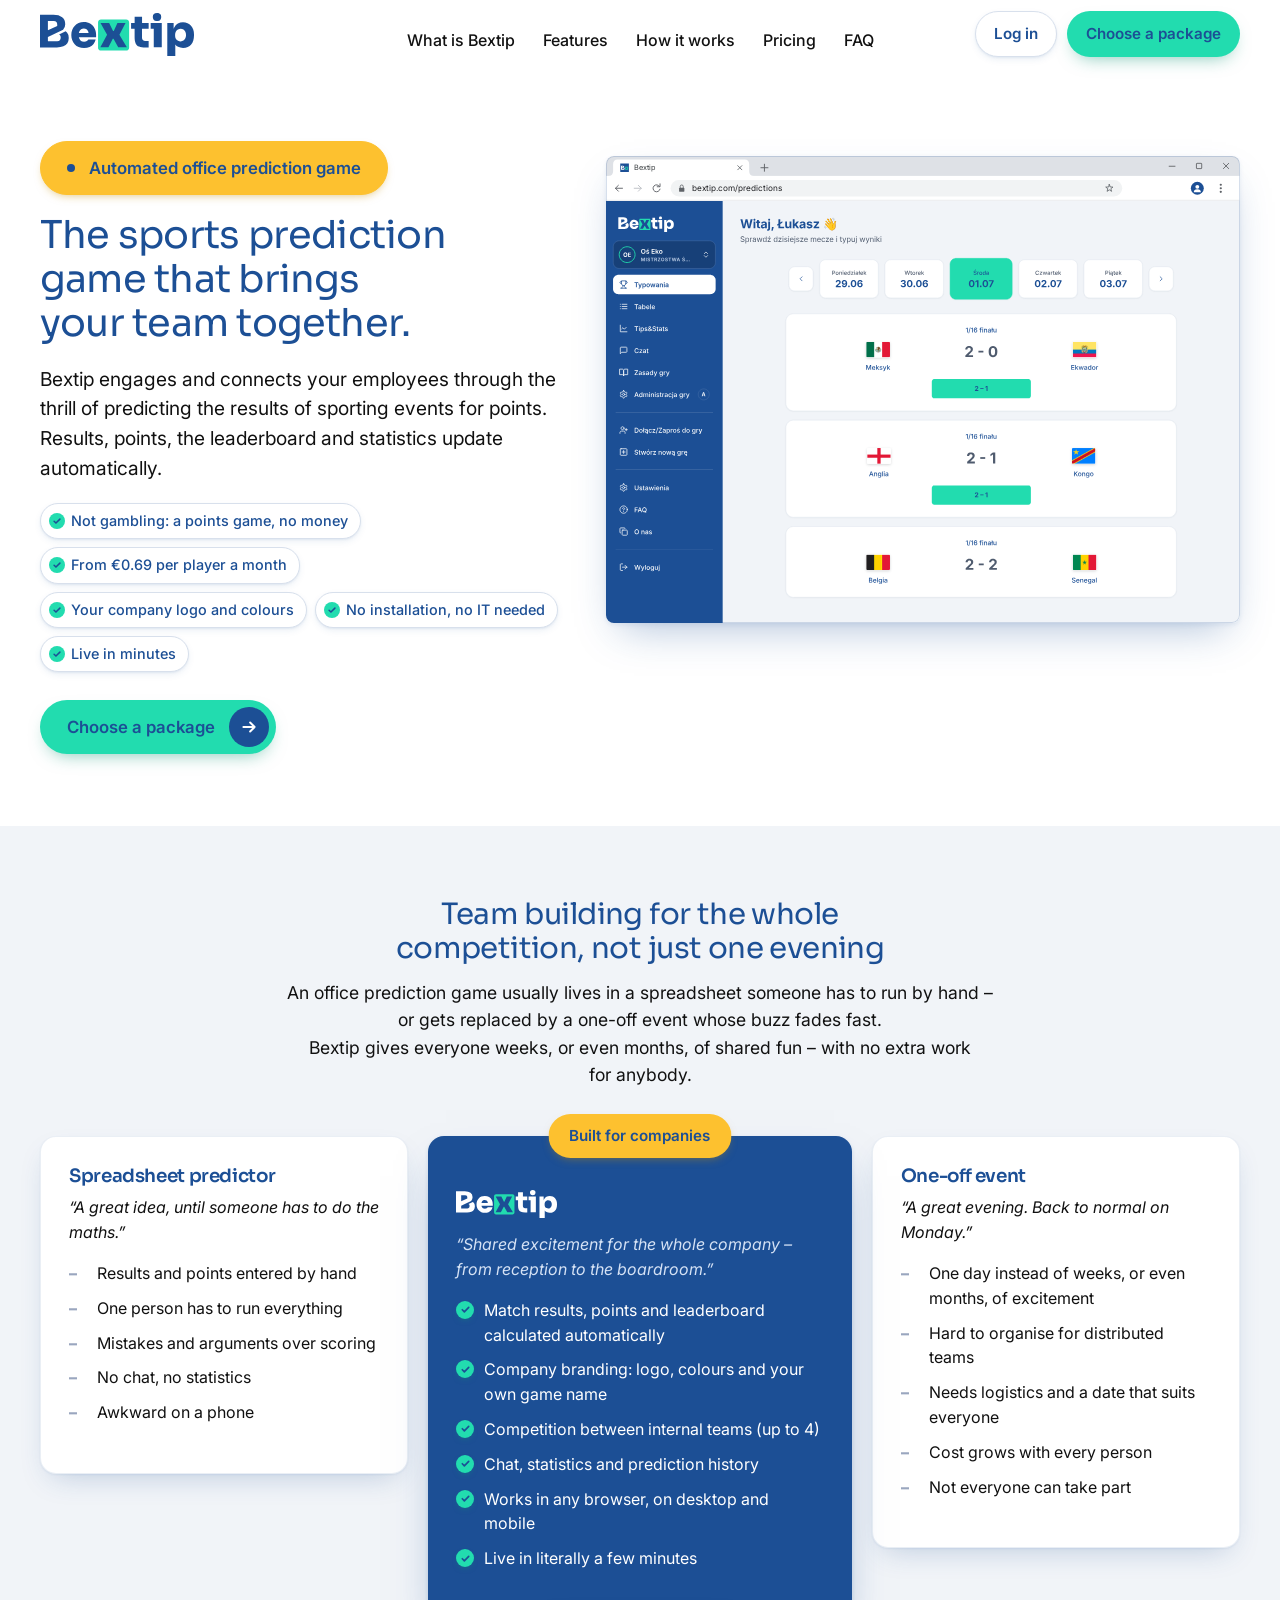
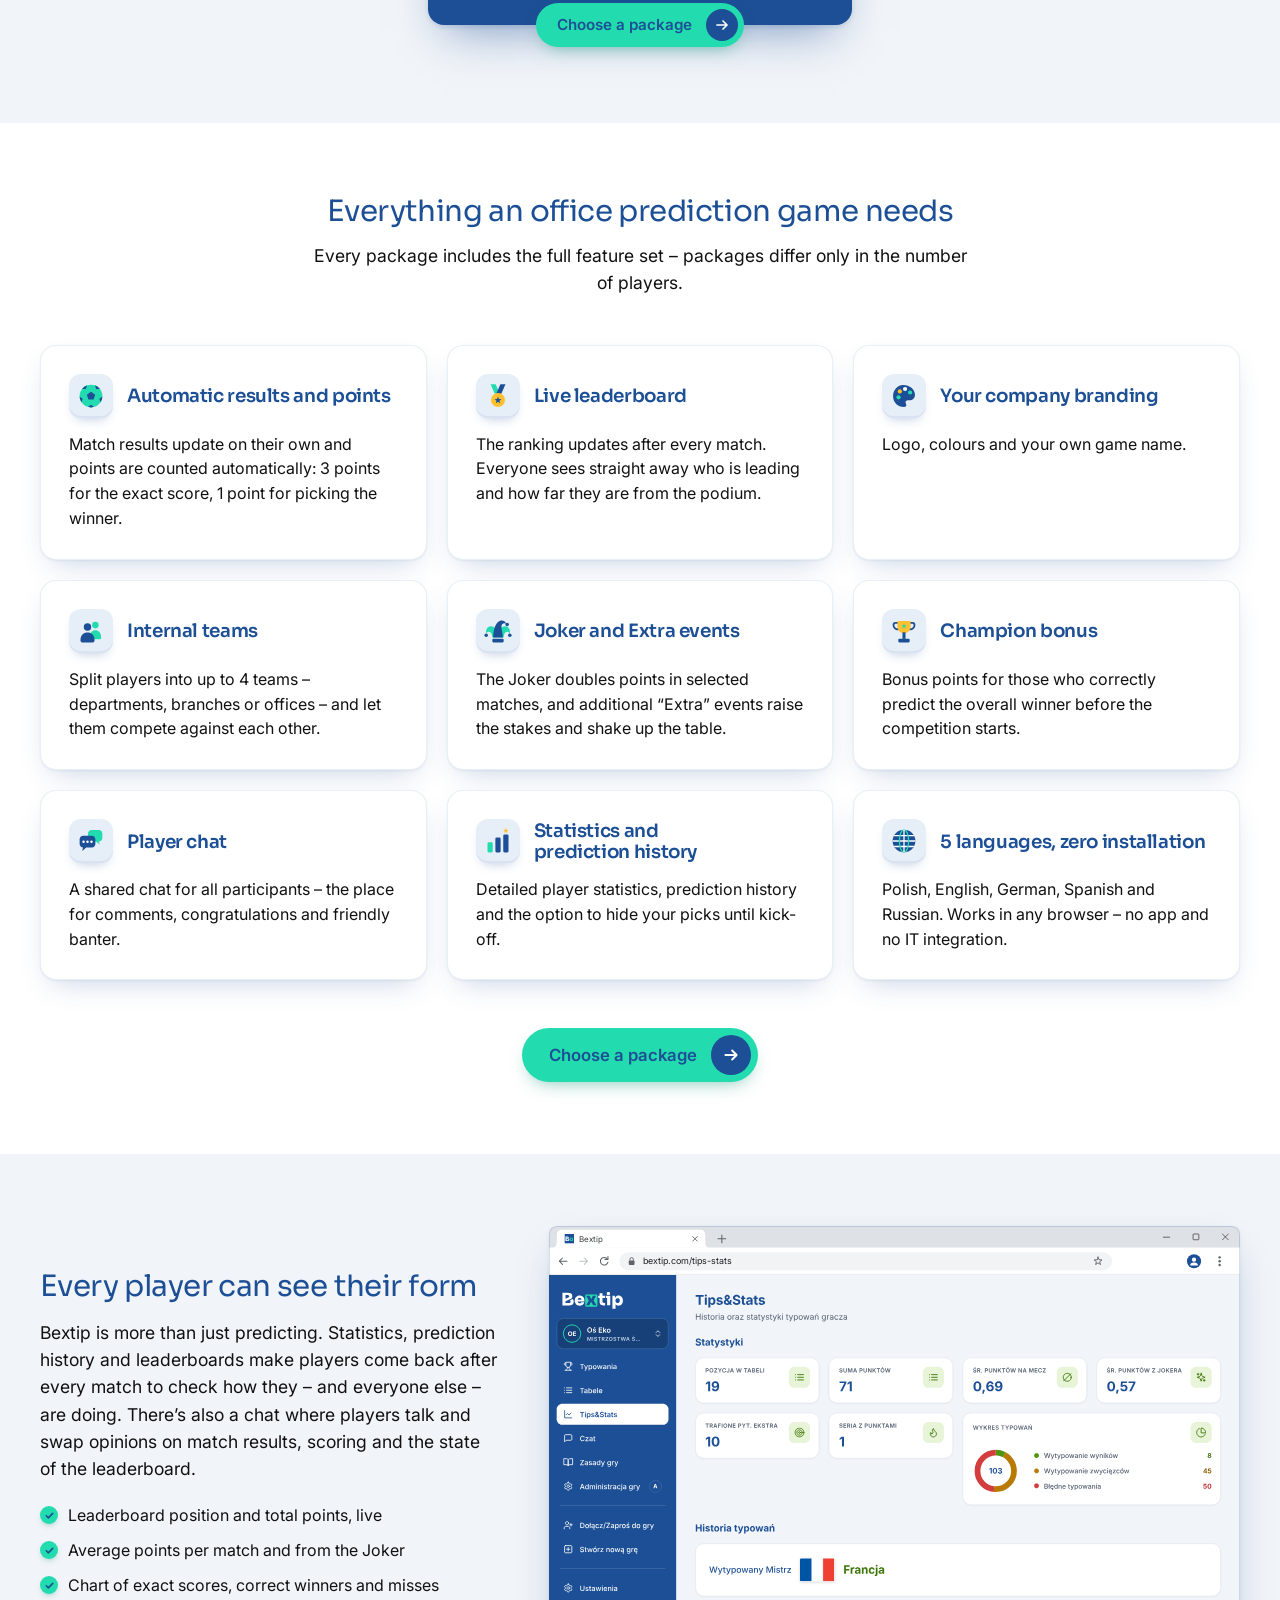
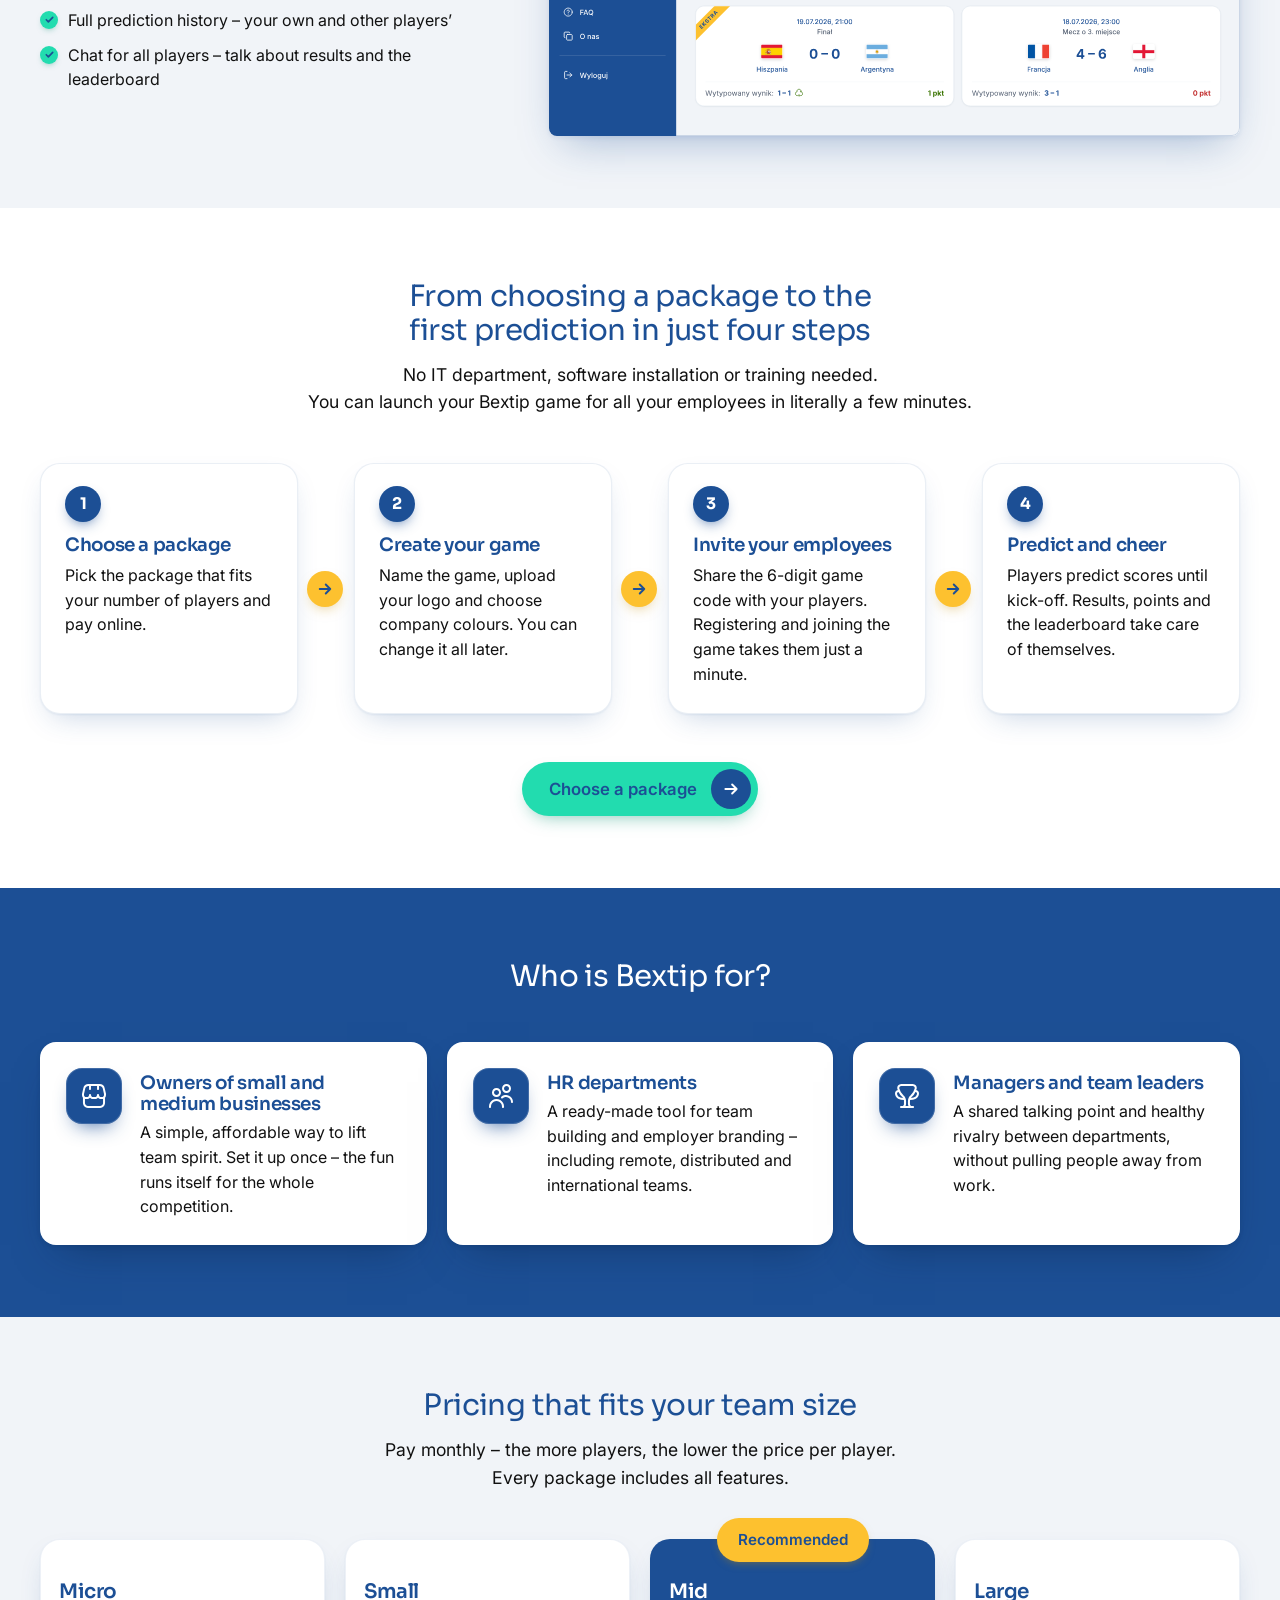
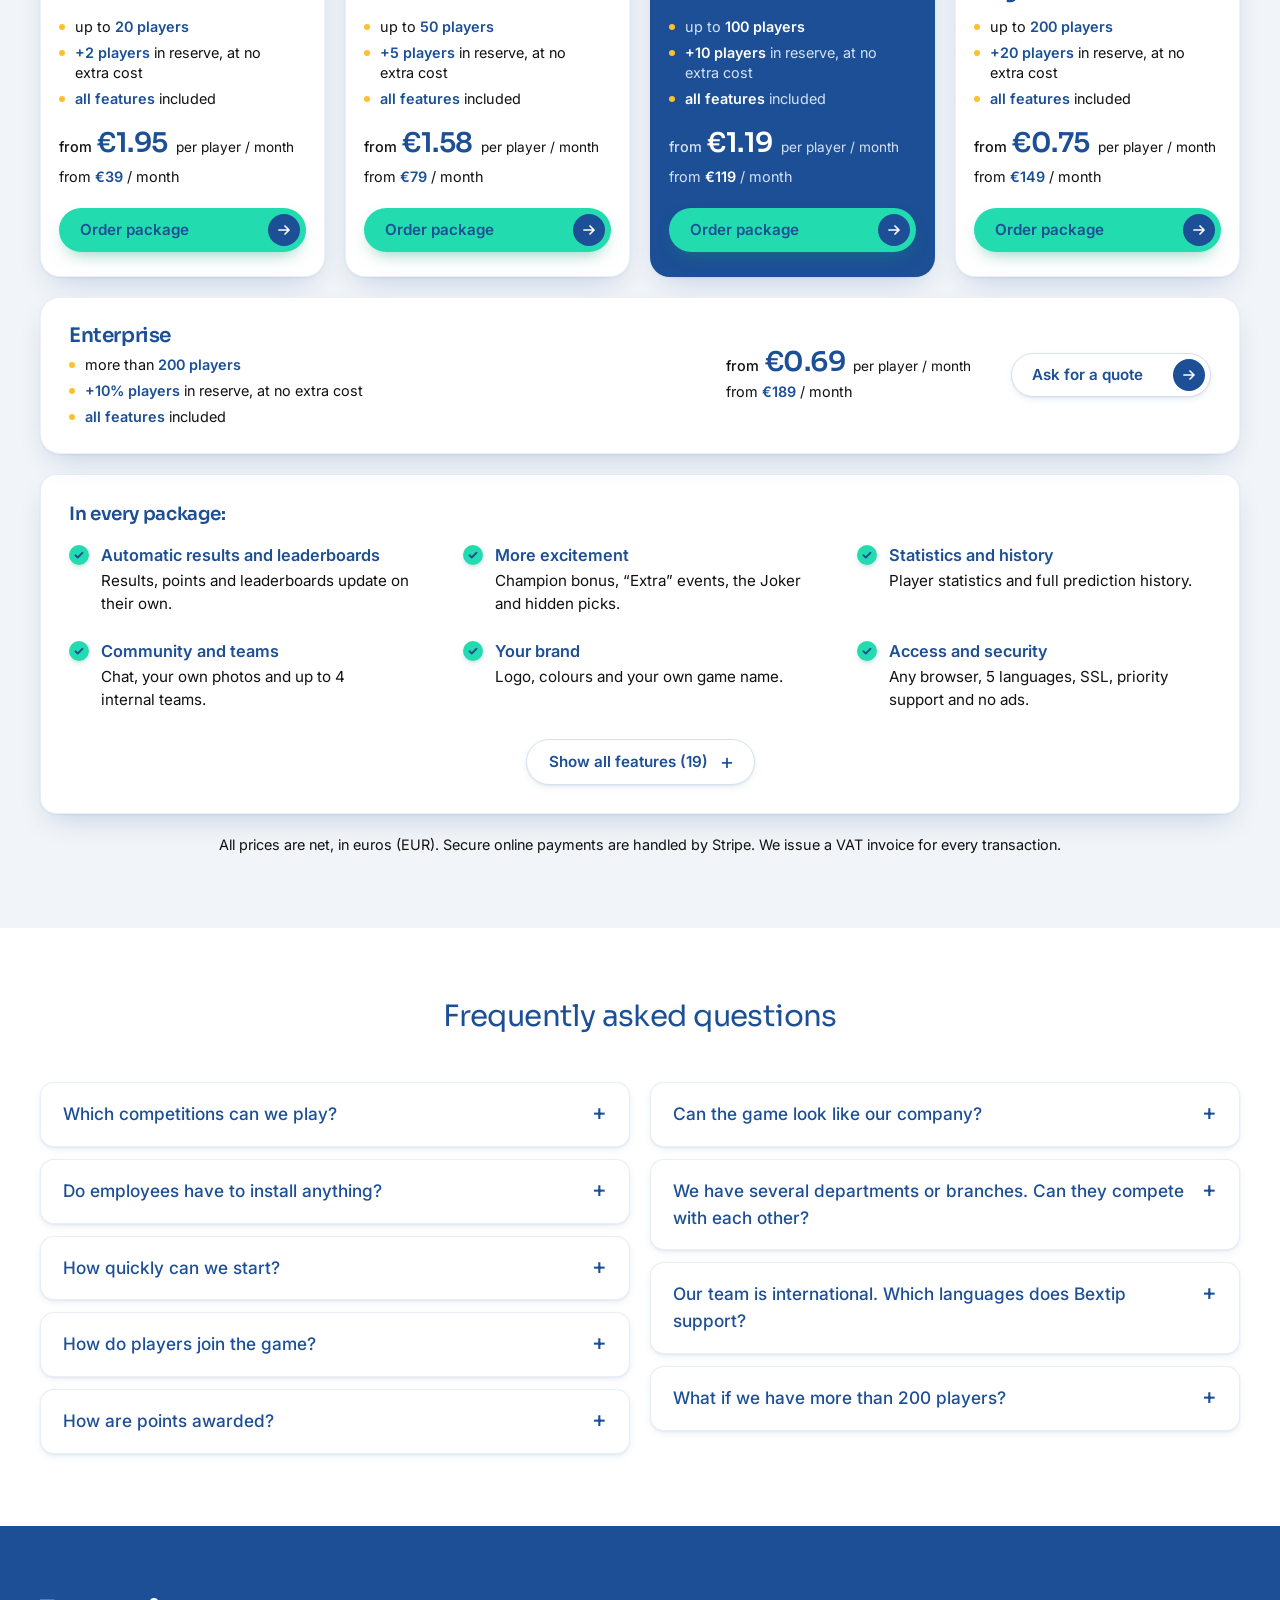
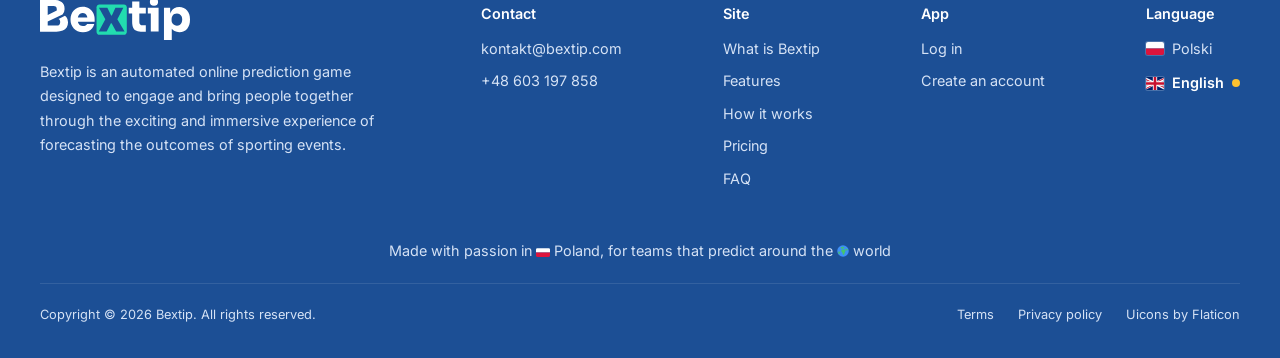
<file: index.html>
<!doctype html>
<html lang="pl">
<head>
  <meta charset="utf-8">
  <meta name="viewport" content="width=device-width, initial-scale=1">
  <script>
    /* Przeglądarka i system odwiedzającego (Łukasz, 11.11.2026) – od nich zależy okno wokół ekranów aplikacji:
       br-chrome / br-safari / br-edge / br-firefox / br-samsung (5 najpopularniejszych w Europie i USA, StatCounter,
       10.2026) → okno tej przeglądarki (frames.js), br-other → uniwersalne okno Windows (styles.css);
       os-apple / os-other → kropki macOS albo przyciski Windows w oknach Chrome, Edge i Firefox.
       Ustawiane tutaj, w <head>, zanim strona się narysuje, żeby okno nie zmieniało wyglądu w trakcie. */
    (function (d, n) {
      var ua = n.userAgent || "";
      var p = (n.userAgentData && n.userAgentData.platform) || n.platform || "";
      var apple = /mac|iphone|ipad|ipod/i.test(p) || /Macintosh|iPhone|iPad|iPod/.test(ua);
      var br = /SamsungBrowser\//.test(ua) ? "samsung"
        : /Edg(e|A|iOS)?\//.test(ua) ? "edge"
        : /OPR\/|Opera|OPT\/|YaBrowser|Vivaldi|UCBrowser/.test(ua) ? "other"
        : /Firefox\/|FxiOS\//.test(ua) ? "firefox"
        : /Chrome\/|CriOS\//.test(ua) ? "chrome"
        : apple && /Version\/[\d.]+.*Safari\//.test(ua) ? "safari" : "other";
      // podgląd innego okna w adresie: ?okno=chrome-mac, ?okno=edge-win, ?okno=safari, ?okno=samsung, ?okno=other…
      var f = /[?&]okno=(chrome|safari|edge|firefox|samsung|other)(-mac|-win)?(?:&|$)/.exec(location.search);
      if (f) { br = f[1]; apple = f[2] ? f[2] === "-mac" : br === "safari"; }
      d.documentElement.className += (apple ? " os-apple" : " os-other") + " br-" + br;
    })(document, navigator);
  </script>
  <title>Bextip – firmowy typer sportowy, który integruje zespół</title>
  <meta name="description" content="Bextip to automatyczny typer on-line dla firm. Pracownicy typują wyniki wydarzeń sportowych, a wyniki, punkty, tabela i statystyki liczą się same. Z identyfikacją wizualną Twojej firmy, bez instalacji." data-i18n-attr="content:meta.description">
  <link rel="canonical" href="https://bextip.site/">
  <meta property="og:type" content="website">
  <meta property="og:site_name" content="Bextip">
  <meta property="og:locale" content="pl_PL">
  <meta property="og:url" content="https://bextip.site/">
  <meta property="og:title" content="Bextip – firmowy typer sportowy, który integruje zespół">
  <meta property="og:description" content="Automatyczny typer sportowy on-line dla firm: Liga Mistrzów, Premier League, NHL i inne rozgrywki. Identyfikacja wizualna Twojej firmy, bez instalacji.">
  <meta property="og:image" content="https://bextip.site/assets/og-image.png">
  <meta property="og:image:width" content="1200">
  <meta property="og:image:height" content="630">
  <meta property="og:image:alt" content="Bextip – firmowy typer sportowy, który integruje zespół">
  <meta name="twitter:card" content="summary_large_image">
  <meta name="theme-color" content="#1C4F95">
  <!-- zestaw favikon z paczki znaku (folder „6 - favicon”, wklejka-do-head.html); favicon.ico, favicon.svg i 64 px
       to pełny kwadrat z „Bx” powiększonym o 6% (Łukasz, 20.11.2026: w zakładkach Brave ikona z zaokrąglonymi rogami
       i „Bx” +12% wyglądała na obciętą; wcześniej, od 19.11.2026, +12% dla czytelności w karcie); adresy względne
       zamiast „/…”, bo do podpięcia domeny strona działa w podkatalogu bextip.github.io/landing_page/ -->
  <link rel="icon" href="favicon.ico?v=20261120o" sizes="48x48">
  <link rel="icon" href="favicon.svg?v=20261120o" type="image/svg+xml">
  <link rel="icon" type="image/png" sizes="64x64" href="favicon-64x64.png?v=20261120o">
  <link rel="apple-touch-icon" href="apple-touch-icon.png?v=20261120o">
  <link rel="manifest" href="site.webmanifest?v=20261120o">
  <link rel="preconnect" href="https://fonts.googleapis.com">
  <link rel="preconnect" href="https://fonts.gstatic.com" crossorigin>
  <link href="https://fonts.googleapis.com/css2?family=Inter:wght@400;500;600;700&family=Sora:wght@400;600;700&display=swap" rel="stylesheet">
  <link rel="stylesheet" href="styles.css?v=20261120o">
</head>
<body>

<header class="nav">
  <div class="wrap nav__in">
    <a class="brand" href="#top" aria-label="Bextip">
      <!-- napis z animacją z paczki znaku 1.4 (Łukasz, 19.11.2026): kwadrat z x obraca się raz przy wczytaniu strony
           (0,8 s po 0,5 s), potem wygląda jak Bextip-napis-kolor.svg; przy „ogranicz animacje” stoi nieruchomo -->
      <img src="assets/logo/animacja/Bextip-napis-animacja.svg?v=20261120o" alt="Bextip" width="154" height="43">
    </a>
    <nav class="nav__links" id="navLinks">
      <a href="#about" data-i18n="nav.about"></a>
      <a href="#features" data-i18n="nav.features"></a>
      <a href="#how" data-i18n="nav.how"></a>
      <a href="#pricing" data-i18n="nav.pricing"></a>
      <a href="#faq" data-i18n="nav.faq"></a>
    </nav>
    <div class="nav__right">
      <a class="btn btn--ghost nav__login" data-href="app" data-i18n="nav.login"></a>
      <a class="btn btn--primary" href="#pricing" data-i18n="nav.cta"></a>
      <button class="burger" id="burger" type="button" aria-label="Menu" aria-expanded="false"><span></span><span></span><span></span></button>
    </div>
  </div>
</header>

<main id="top">

  <section class="hero">
    <div class="wrap hero__in">
      <div class="hero__copy">
        <span class="pill" data-i18n="hero.badge"></span>
        <h1 data-i18n="hero.title"></h1>
        <p class="lead"><span data-i18n="hero.lead"></span><br><span data-i18n="hero.lead2"></span></p>
        <ul class="chips">
          <li data-i18n="hero.chip1"></li>
          <li data-i18n="hero.chip2"></li>
          <li data-i18n="hero.chip3"></li>
          <li data-i18n="hero.chip4"></li>
          <li data-i18n="hero.chip5"></li>
        </ul>
        <div class="hero__cta">
          <a class="btn btn--primary btn--lg btn--arrow" href="#pricing"><span data-i18n="hero.cta"></span><span class="btn__icon" aria-hidden="true"></span></a>
        </div>
      </div>
      <div class="hero__shot">
        <div class="window">
          <div class="window__bar" aria-hidden="true"><i class="window__dots"></i><i class="window__nav"></i><span class="window__url">bextip.com/predictions</span><i class="window__ctrls"></i></div>
          <img src="assets/screens/typowania.svg?v=20261120o" width="1080" height="720" alt="" data-i18n-attr="alt:hero.shotAlt">
        </div>
      </div>
    </div>
  </section>

  <section class="section section--tint" id="about">
    <div class="wrap">
      <div class="section-head">
        <h2 data-i18n="about.title"></h2>
        <p class="sub"><span data-i18n="about.sub"></span><br><span data-i18n="about.sub2"></span></p>
      </div>
      <div class="compare">
        <article class="card">
          <h3 data-i18n="about.a.title"></h3>
          <p class="quote" data-i18n="about.a.quote"></p>
          <ul class="list list--minus" data-i18n-list="about.a.items"></ul>
        </article>
        <!-- kafelek Bextip: niebieski, etykieta na górnej krawędzi i przycisk na dolnej (do połowy poza kafelkiem, jak
             na eqrento.com), zamiast napisu logotyp w rozmiarze tytułów kafelków; na telefonie pierwszy (Łukasz, 11.11.2026) -->
        <article class="card card--hl">
          <span class="tag card__badge" data-i18n="about.b.tag"></span>
          <h3 class="card__logo"><img src="assets/logo/Bextip-napis-kolor-ciemne-tlo.svg?v=20261120o" alt="Bextip" width="100" height="28"></h3>
          <p class="quote" data-i18n="about.b.quote"></p>
          <ul class="list list--check" data-i18n-list="about.b.items"></ul>
          <a class="btn btn--primary btn--arrow card__cta" href="#pricing"><span data-i18n="hero.cta"></span><span class="btn__icon" aria-hidden="true"></span></a>
        </article>
        <article class="card">
          <h3 data-i18n="about.c.title"></h3>
          <p class="quote" data-i18n="about.c.quote"></p>
          <ul class="list list--minus" data-i18n-list="about.c.items"></ul>
        </article>
      </div>
    </div>
  </section>

  <section class="section" id="features">
    <div class="wrap">
      <div class="section-head">
        <h2 data-i18n="features.title"></h2>
        <p class="sub" data-i18n="features.sub"></p>
      </div>
      <div class="grid3" id="featureGrid"></div>
      <!-- przycisk na dole sekcji, jak w hero (Łukasz, 11.11.2026) -->
      <div class="section-cta"><a class="btn btn--primary btn--lg btn--arrow" href="#pricing"><span data-i18n="hero.cta"></span><span class="btn__icon" aria-hidden="true"></span></a></div>
    </div>
  </section>

  <section class="section section--tint" id="inside">
    <!-- na telefonie (do 820px) ekran Tips&Stats stoi pod opisem, a nad punktami (Łukasz, 20.11.2026) – kolejność w styles.css -->
    <div class="wrap inside">
      <div class="inside__text">
        <h2 data-i18n="inside.title"></h2>
        <p class="sub" data-i18n="inside.sub"></p>
        <ul class="list list--check" data-i18n-list="inside.items"></ul>
      </div>
      <div class="window">
        <div class="window__bar" aria-hidden="true"><i class="window__dots"></i><i class="window__nav"></i><span class="window__url">bextip.com/tips-stats</span><i class="window__ctrls"></i></div>
        <img src="assets/screens/tips-stats.svg?v=20261120o" width="1080" height="720" loading="lazy" alt="" data-i18n-attr="alt:inside.shotAlt">
      </div>
    </div>
  </section>

  <section class="section" id="how">
    <div class="wrap">
      <div class="section-head">
        <h2 data-i18n="how.title"></h2>
        <p class="sub"><span data-i18n="how.sub"></span><br><span data-i18n="how.sub2"></span></p>
      </div>
      <ol class="steps" id="stepList"></ol>
      <!-- przycisk na dole sekcji, jak w hero (Łukasz, 11.11.2026) -->
      <div class="section-cta"><a class="btn btn--primary btn--lg btn--arrow" href="#pricing"><span data-i18n="hero.cta"></span><span class="btn__icon" aria-hidden="true"></span></a></div>
    </div>
  </section>

  <section class="section section--blue" id="who">
    <div class="wrap">
      <div class="section-head">
        <h2 data-i18n="who.title"></h2>
      </div>
      <div class="grid3" id="whoGrid"></div>
    </div>
  </section>

  <section class="section section--tint" id="pricing">
    <div class="wrap">
      <div class="section-head">
        <h2 data-i18n="pricing.title"></h2>
        <p class="sub"><span data-i18n="pricing.sub"></span><br><span data-i18n="pricing.sub2"></span></p>
      </div>
      <!-- okres płatności: rocznie / miesięcznie – script.js rysuje kafelki od nowa (Łukasz, 11.11.2026). Zawieszony
           (Łukasz, 20.11.2026: na razie tylko płatność miesięczna) – hidden; script.js pokazuje go, gdy config.js ma dwa okresy -->
      <div class="billing-bar" hidden>
        <div class="billing" role="group" data-i18n-attr="aria-label:pricing.billing.label">
          <button class="billing__opt" type="button" data-billing="year" aria-pressed="true"><span data-i18n="pricing.billing.year"></span><span class="billing__save" data-i18n="pricing.billing.save"></span></button>
          <button class="billing__opt" type="button" data-billing="month" aria-pressed="false"><span data-i18n="pricing.billing.month"></span></button>
        </div>
      </div>
      <div id="planGrid"></div>
      <!-- „W każdym pakiecie” (Łukasz, 20.11.2026 – sugestia audytora): sześć grup funkcji, przycisk rozwija pełną
           listę 19 funkcji; grupy i napis na przycisku rysuje script.js z pricing.includedGroups w i18n.js -->
      <div class="card included" id="included">
        <h3 data-i18n="pricing.includedTitle"></h3>
        <ul class="groups" id="includedGroups"></ul>
        <div class="included__toggle"><button class="btn btn--ghost" type="button" id="includedToggle" aria-expanded="false" aria-controls="includedGroups"></button></div>
      </div>
      <p class="note" data-i18n="pricing.note"></p>
    </div>
  </section>

  <section class="section" id="faq">
    <div class="wrap">
      <div class="section-head">
        <h2 data-i18n="faq.title"></h2>
      </div>
      <div id="faqList"></div>
    </div>
  </section>


</main>

<!-- Stopka wg schematu eqrento.com: marka, Kontakt, Serwis, Aplikacja; hasło; prawa autorskie i linki prawne -->
<footer class="footer">
  <div class="wrap">
    <div class="footer__grid">
      <div class="footer__brand">
        <a href="#top" aria-label="Bextip"><img src="assets/logo/Bextip-napis-kolor-ciemne-tlo.svg?v=20261120o" alt="Bextip" width="150" height="42"></a>
        <p data-i18n="footer.about"></p>
        <p data-i18n="footer.invite"></p>
      </div>
      <div class="footer__col">
        <h3 data-i18n="footer.contactTitle"></h3>
        <ul>
          <li><a data-href="mail">kontakt@bextip.com</a></li>
          <li><a data-href="tel"></a></li>
        </ul>
      </div>
      <div class="footer__col">
        <h3 data-i18n="footer.siteTitle"></h3>
        <ul>
          <li><a href="#about" data-i18n="nav.about"></a></li>
          <li><a href="#features" data-i18n="nav.features"></a></li>
          <li><a href="#how" data-i18n="nav.how"></a></li>
          <li><a href="#pricing" data-i18n="nav.pricing"></a></li>
          <li><a href="#faq" data-i18n="nav.faq"></a></li>
        </ul>
      </div>
      <div class="footer__col">
        <h3 data-i18n="footer.appTitle"></h3>
        <ul>
          <li><a data-href="app" data-i18n="footer.login" target="_blank" rel="noopener"></a></li>
          <li><a data-href="register" data-i18n="footer.register" target="_blank" rel="noopener"></a></li>
        </ul>
      </div>
      <!-- wybór języka (Łukasz, 10.11.2026: w stopce zamiast listy w menu); pozycje buduje script.js z languages w config.js -->
      <div class="footer__col">
        <h3 data-i18n="footer.langTitle"></h3>
        <ul class="footer__langs" id="langList"></ul>
      </div>
    </div>
    <!-- flaga i kula ziemska jako SVG, nie emoji: Windows pokazuje emoji flagi jako litery "PL" (kula – ta sama co na eqrento.com).
         Dwie połówki zdania (.footer__half): gdy całe nie mieści się w linii, łamie się przed „dla” / „for” (Łukasz, 20.11.2026) -->
    <p class="footer__tagline"><span class="footer__half"><span data-i18n="footer.tagline1"></span> <span class="nowrap"><svg width="14" height="9" viewBox="0 0 16 10" aria-hidden="true" focusable="false"><path d="M1.5 0h13A1.5 1.5 0 0 1 16 1.5V5H0V1.5A1.5 1.5 0 0 1 1.5 0z" fill="#fff"/><path d="M0 5h16v3.5a1.5 1.5 0 0 1-1.5 1.5h-13A1.5 1.5 0 0 1 0 8.5z" fill="#dc143c"/></svg>&nbsp;<span data-i18n="footer.tagline2"></span></span></span> <span class="footer__half"><span data-i18n="footer.tagline3"></span> <span class="nowrap"><svg width="12" height="12" viewBox="0 0 24 24" aria-hidden="true" focusable="false"><circle cx="12" cy="12" r="11.5" fill="#3d8ef7"/><g fill="#45c46c"><path d="M7.2 5.6c1.1-1.3 3-2 4.8-1.9 1.4.1 2.6.6 3.4 1.5-.6.6-1.5.8-2.3 1.1-.7.3-1.2.9-1.9 1.1-.9.3-1.9-.1-2.6-.6-.5-.3-1-.8-1.4-1.2z"/><path d="M9 9.6c1.5-.7 3.6-.9 5.3-.5 1.2.3 2.1 1 2.5 2 .4 1-.1 2-.6 2.9-.6 1.1-.7 2.4-1.4 3.4-.6.9-1.2 1.9-2 2.4-.5.3-1 0-1.1-.6-.2-1.1-.1-2.3-.6-3.3-.5-.9-1.5-1.4-2-2.3-.6-1-.8-2.5-.1-3.7z"/><path d="M17.4 7.6c1.2-.3 2.6.1 3.6.9.6.5 1 1.3.9 2.1-.8.2-1.6-.1-2.3 0-.7.2-1.3.8-2 .6-.6-.2-.8-.9-.8-1.5 0-.8.2-1.8.6-2.1z"/><path d="M2.6 13.4c1-.4 2.2-.2 2.9.6.5.7.4 1.6 0 2.4-.4.9-1 1.7-1.6 2.4-.7-1.1-1.2-2.5-1.4-3.8 0-.6 0-1.2.1-1.6z"/></g></svg>&nbsp;<span data-i18n="footer.tagline4"></span></span></span></p>
    <div class="footer__bottom">
      <p>Copyright © <span id="year"></span> Bextip. <span data-i18n="footer.rights"></span></p>
      <ul class="footer__legal">
        <li><a href="#" data-i18n="footer.terms"></a></li>
        <li><a href="#" data-i18n="footer.privacy"></a></li>
        <!-- licencja ikon (darmowa licencja Flaticon): zostaw ten podpis, póki strona używa Uicons – jak na eqrento.com -->
        <li>Uicons by <a href="https://www.flaticon.com/uicons">Flaticon</a></li>
      </ul>
    </div>
  </div>
</footer>

<script src="config.js?v=20261120o"></script>
<script src="i18n.js?v=20261120o"></script>
<script src="frames.js?v=20261120o"></script>
<script src="script.js?v=20261120o"></script>
</body>
</html>
</file>
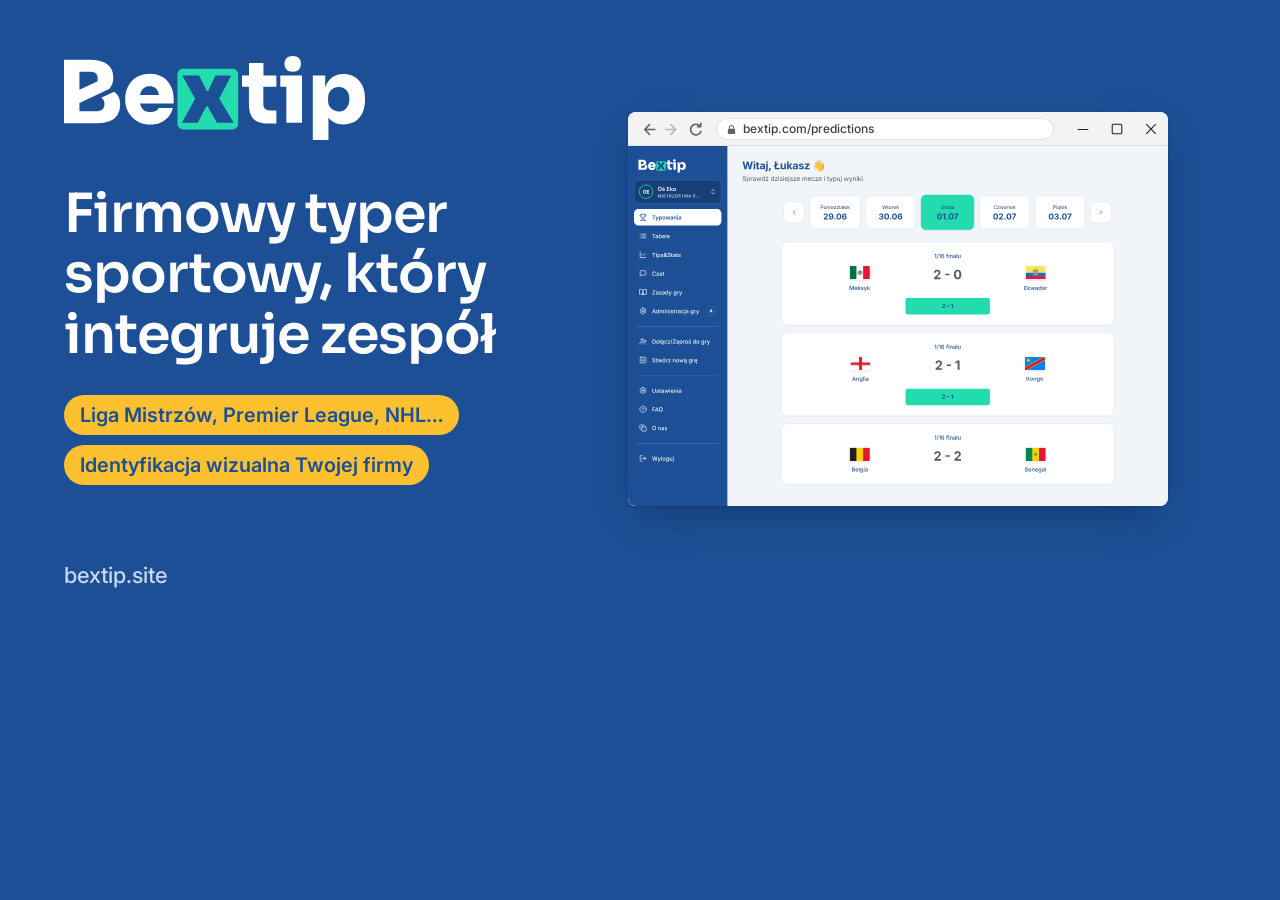
<file: narzedzia/og-image.html>
<!doctype html>
<html lang="pl">
<head>
<meta charset="utf-8">
<title>Bextip – obraz do podglądu linków</title>
<!-- Szablon assets/og-image.png (1200×630). Generowanie: narzedzia/og-image.ps1 -->
<link href="https://fonts.googleapis.com/css2?family=Inter:wght@500;600&family=Sora:wght@600&display=block" rel="stylesheet">
<style>
  * { box-sizing: border-box; margin: 0; padding: 0; }
  html, body { width: 1200px; height: 630px; overflow: hidden; }
  body { position: relative; color: #fff; font-family: Inter, sans-serif;
    background: #1C4F95; }   /* karta znaku 1.4: ciemnym tłem jest niebieski, bez gradientu */
  .copy { position: absolute; left: 64px; top: 56px; width: 540px; }
  .logo { display: block; width: auto; height: 84px; margin-bottom: 44px; }
  /* grubość 600 jak hasło na stronie (h1 w styles.css) */
  h1 { font-family: Sora, sans-serif; font-weight: 600; font-size: 54px; line-height: 1.12; letter-spacing: -0.02em; }
  ul { list-style: none; display: flex; flex-wrap: wrap; gap: 10px; margin-top: 30px; }
  li { background: #FDC12F; color: #1C4F95; font-weight: 600; font-size: 20px; padding: 8px 16px; border-radius: 999px; }   /* złote etykiety z niebieskim tekstem, jak na stronie (Łukasz, 19.11.2026) */
  .url { position: absolute; left: 64px; bottom: 42px; font-size: 22px; font-weight: 500; color: #C9D8EE; }
  /* ekran w oknie przeglądarki w stylu Windows (Łukasz, 11.11.2026: obraz jest jeden dla wszystkich, a większość
     odbiorców pracuje na Windows) – te same ikony co .os-other .window w styles.css; okno mieści się w kadrze,
     żeby przyciski minimalizuj / maksymalizuj / zamknij były widoczne */
  .shot { position: absolute; left: 628px; top: 112px; width: 540px; border-radius: 8px; overflow: hidden; background: #fff;
    box-shadow: 0 1px 3px rgba(10, 34, 70, .14), 0 16px 36px -14px rgba(10, 34, 70, .5); }   /* cień zmniejszony jak na stronie (Łukasz, 19.11.2026) */
  .bar { height: 34px; display: grid; grid-template-columns: auto minmax(0, 1fr) auto; align-items: center; column-gap: 12px;
    padding-left: 14px; background: #F3F3F3; border-bottom: 1px solid #E1E1E1; }
  .bar .nav { display: block; width: 62px; height: 15px;
    background: url("data:image/svg+xml,%3Csvg xmlns='http://www.w3.org/2000/svg' viewBox='0 0 58 14' fill='none' stroke-width='1.5' stroke-linecap='round' stroke-linejoin='round'%3E%3Cpath d='M7 2.5 2.5 7 7 11.5M2.5 7h9.5' stroke='%235f6368'/%3E%3Cpath d='M27 2.5 31.5 7 27 11.5M31.5 7H22' stroke='%23b4b8bd'/%3E%3Cpath d='M54.3 3.8A5 5 0 1 0 55.2 8.7' stroke='%235f6368'/%3E%3Cpath d='M55 1.3v3h-3' stroke='%235f6368'/%3E%3C/svg%3E") left center / 62px 15px no-repeat; }
  .bar span { height: 22px; padding-left: 27px; border-radius: 999px; box-shadow: inset 0 0 0 1px #E1E1E1;
    background: #fff url("data:image/svg+xml,%3Csvg xmlns='http://www.w3.org/2000/svg' viewBox='0 0 12 12'%3E%3Crect x='2' y='5.2' width='8' height='5.8' rx='1.2' fill='%235f6368'/%3E%3Cpath d='M3.8 5.2V3.9a2.2 2.2 0 0 1 4.4 0v1.3' fill='none' stroke='%235f6368' stroke-width='1.2'/%3E%3C/svg%3E") 10px center / 11px no-repeat;
    font-size: 12px; font-weight: 500; line-height: 22px; color: #3c4043; white-space: nowrap; overflow: hidden; }
  .bar .ctrls { display: block; width: 102px; height: 34px;
    background: url("data:image/svg+xml,%3Csvg xmlns='http://www.w3.org/2000/svg' viewBox='0 0 96 32' fill='none' stroke='%23202020' stroke-width='1'%3E%3Cpath d='M11 16.5h10'/%3E%3Crect x='43.5' y='11.5' width='9' height='9' rx='1'/%3E%3Cpath d='M75.5 11.5l9 9m0-9-9 9'/%3E%3C/svg%3E") center / 102px 34px no-repeat; }
  .shot img { display: block; width: 100%; height: auto; }
</style>
</head>
<body>
  <div class="copy">
    <img class="logo" src="../assets/logo/Bextip-napis-kolor-ciemne-tlo.svg" alt="">
    <h1>Firmowy typer sportowy, który integruje zespół</h1>
    <ul>
      <li>Liga Mistrzów, Premier League, NHL…</li>
      <li>Identyfikacja wizualna Twojej firmy</li>
    </ul>
  </div>
  <div class="url">bextip.site</div>
  <div class="shot"><div class="bar"><i class="nav"></i><span>bextip.com/predictions</span><i class="ctrls"></i></div><img src="../assets/screens/typowania.svg" alt=""></div>
</body>
</html>
</file>
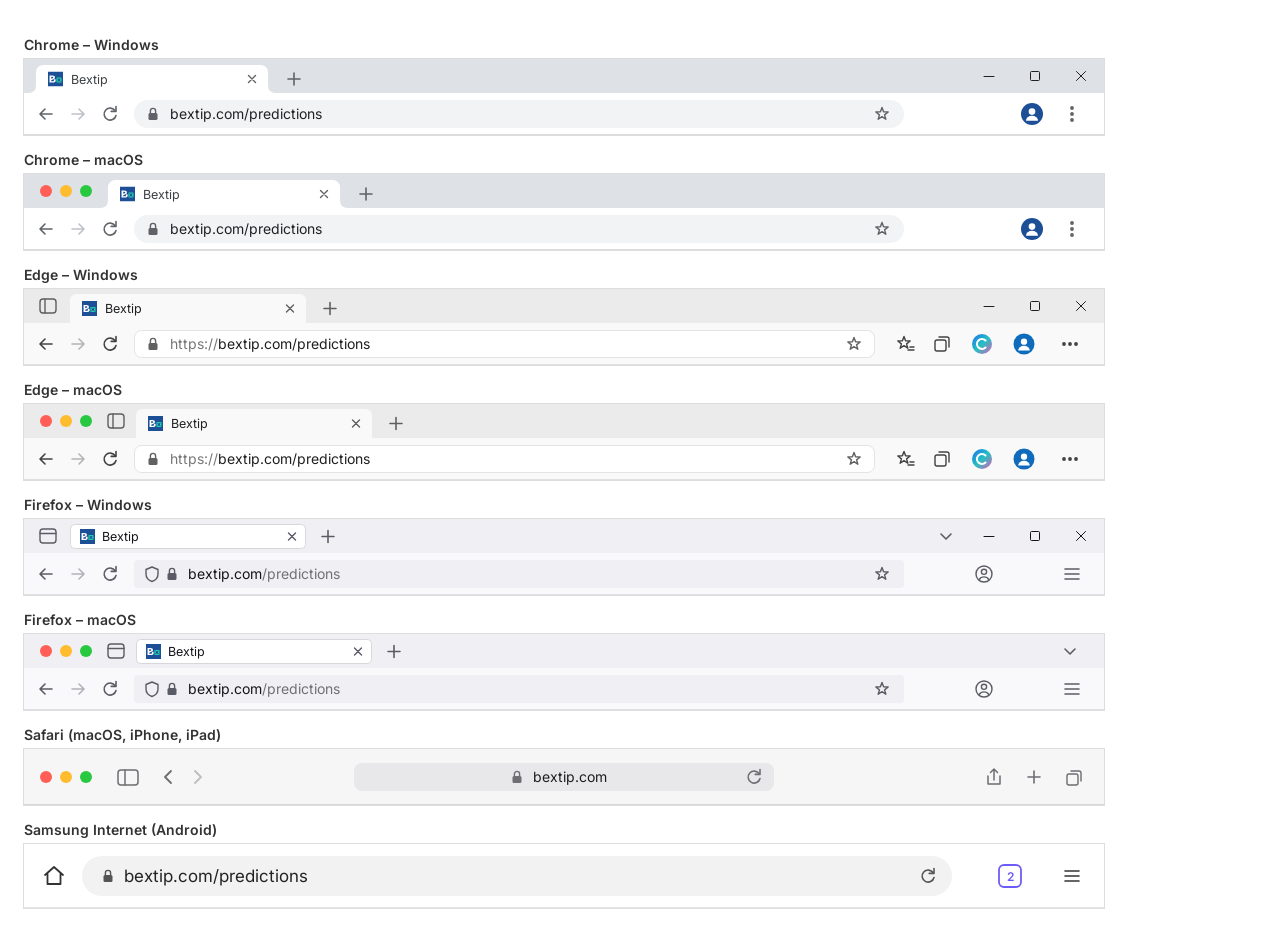
<file: narzedzia/okna.html>
<!doctype html>
<html lang="pl">
<head>
<meta charset="utf-8">
<title>Bextip – podgląd okien przeglądarek</title>
<!-- Wszystkie okna przeglądarek z frames.js naraz, w pełnej szerokości (1080). Otwórz przez podgląd lokalny:
     http://localhost:8123/narzedzia/okna.html – nie trafia na stronę. -->
<link href="https://fonts.googleapis.com/css2?family=Inter:wght@400;500;600&display=block" rel="stylesheet">
<style>
  body { margin: 0; padding: 20px 24px 28px; background: #fff; font-family: Inter, sans-serif; }
  h2 { margin: 16px 0 6px; font-size: 14px; font-weight: 600; color: #333; }
  .bar { width: 1080px; }
  .bar svg { display: block; width: 100%; height: auto; box-shadow: 0 0 0 1px #ddd; }
</style>
</head>
<body>
<div id="out"></div>
<script src="../frames.js"></script>
<script>
  var V = [
    ["chrome", false, "Chrome – Windows"], ["chrome", true, "Chrome – macOS"],
    ["edge", false, "Edge – Windows"], ["edge", true, "Edge – macOS"],
    ["firefox", false, "Firefox – Windows"], ["firefox", true, "Firefox – macOS"],
    ["safari", true, "Safari (macOS, iPhone, iPad)"], ["samsung", false, "Samsung Internet (Android)"]
  ];
  document.getElementById("out").innerHTML = V.map(function (v) {
    return "<h2>" + v[2] + "</h2><div class='bar'>" + window.bextipFrameSVG(v[0], "bextip.com/predictions", v[1]) + "</div>";
  }).join("");
</script>
</body>
</html>
</file>
<file: styles.css>
/* Bextip landing – kolory z karty znaku 1.5 (listopad 2026; Łukasz, 19.11.2026): niebieski, mięta, biel i złoty akcent.
   Marka nie używa już granatu ani limonki i unika gradientów – ciemnym tłem i kolorem tytułów jest niebieski.
   Złoty akcent wyróżników (--gold) jest w karcie od wersji 1.5; znak nadal ma dwa kolory i biel.
   Zwykłe teksty są czarne (--text, jak na eqrento.com; Łukasz, 20.11.2026) – wyjątek od karty 1.5.
   Zmiana motywu = podmiana zmiennych w :root. */
:root {
  --blue: #1C4F95;      /* napis, teksty, ciemne tło marki: stopka, „Dla kogo”, kafelek Bextip, wyróżniony pakiet */
  --mint: #22DCAF;      /* kwadrat pod x; przyciski i ptaszki (działanie i potwierdzenie) – zawsze z niebieskim tekstem. Karta znaku:
                           nie używać mięty do tekstu ani cienkich linii na bieli */
  --mint-dark: #1FCAA1; /* przycisk po najechaniu myszą */
  --mint-shadow: rgba(16, 150, 118, .55);
  --gold: #FDC12F;      /* trzeci kolor – akcent wyróżników (Łukasz, 19.11.2026): etykiety (także ta nad hasłem), kropki,
                           strzałki między krokami. Tylko jako wypełnienie, z niebieskim tekstem (kontrast 4,9:1); nie
                           w logo, tekście, przyciskach ani dużych tłach. Karta znaku 1.5: „Złoty (akcent)”, CMYK 2·27·88·0.
                           Wyjątek od karty: złota linia pod aktywnym linkiem w menu (karta: nie do cienkich linii) –
                           świadoma decyzja Łukasza z 19.11.2026 */
  --gold-shadow: rgba(196, 142, 10, .55);
  --sky: #E6EEF8;
  --sky-2: #F1F4F8;     /* tło strony UI */
  --line: #D8E0EC;
  --ink: #1C4F95;       /* tytuły i wyróżnienia: niebieski – hasło, tytuły sekcji i kart, pytania FAQ, ceny, pogrubienia,
                           zalety pod hasłem, aktywny link w menu (wcześniej granat #0C2A55) */
  --text: #111111;      /* zwykłe teksty: czarny, jak na eqrento.com (Łukasz, 20.11.2026: za dużo mięty i niebieskiego –
                           strona wyglądała jak oferta gabinetu stomatologicznego; wybrany wariant B: czarny tekst, mięta
                           bez zmian). Opisy pod tytułami, opisy w kafelkach, listy, odpowiedzi FAQ, teksty w cenniku,
                           linki w menu. Kontrast z bielą 18,9:1. Wyjątek od karty 1.5 („kolor tekstu: niebieski na
                           jasnym tle”); wcześniej --muted #3E69A5, jaśniejszy niebieski */
  --on-blue: #D5E2F5;   /* teksty pomocnicze na niebieskim tle (kontrast 6,1:1) */
  --white: #fff;
  --radius: 16px;
  /* jeden odstęp góra / dół dla wszystkich sekcji = dolny odstęp hero od przycisków do krawędzi (Łukasz, 10.11.2026) */
  --sec-y: clamp(40px, 6vw, 72px);
  /* szerokość treści jak na eqrento.com: do 1360px, boczne odstępy 48 / 40 / 32 / 20px (Łukasz, 10.11.2026) */
  --gutter: 48px;
  /* wysokość menu (bez 1px linii pod nim) – ta sama liczba ustawia odstęp przewijania do sekcji (html, niżej) */
  --nav-h: 68px;
  /* biała strzałka przycisków (w niebieskim kółku) i niebieski ptaszek na miętowym kółku list (SVG w CSS) */
  --ico-arrow: url("data:image/svg+xml,%3Csvg xmlns='http://www.w3.org/2000/svg' viewBox='0 0 24 24' fill='none' stroke='%23FFFFFF' stroke-width='2.6' stroke-linecap='round' stroke-linejoin='round'%3E%3Cpath d='M4.5 12h15M13.5 6l6 6-6 6'/%3E%3C/svg%3E");
  --ico-check: url("data:image/svg+xml,%3Csvg xmlns='http://www.w3.org/2000/svg' viewBox='0 0 24 24' fill='none' stroke='%231C4F95' stroke-width='3.6' stroke-linecap='round' stroke-linejoin='round'%3E%3Cpath d='M5 12.5l4.5 4.5L19 7.5'/%3E%3C/svg%3E");
  /* złote kropki-akcenty mają rozmiar kropki nad „i” w napisie z nagłówka */
  --dot: 8px;   /* napis w menu ma 43px wysokości, kropka nad „i” ma w nim 8px (zmierzone w pliku napisu 1.4) */
  /* cienie – trzy poziomy, żeby strona miała głębię („3D”); odcień niebieskiego z karty znaku */
  --shadow-sm: 0 1px 2px rgba(28, 79, 149, .07), 0 3px 8px -2px rgba(28, 79, 149, .12);
  --shadow-md: 0 1px 2px rgba(28, 79, 149, .07), 0 12px 30px -12px rgba(28, 79, 149, .28);
  --shadow-lg: 0 2px 4px rgba(28, 79, 149, .08), 0 26px 50px -18px rgba(28, 79, 149, .38);
  --font: "Inter", "Segoe UI", system-ui, -apple-system, Roboto, Arial, sans-serif;
  --font-head: "Sora", "Inter", "Segoe UI", system-ui, sans-serif;   /* krój napisu w logo z karty znaku (Łukasz, 11.11.2026; wcześniej Lexend) */
}

* { box-sizing: border-box; }
/* po kliknięciu linku w menu sekcja zaczyna się dokładnie pod menu: odstęp = wysokość menu (Łukasz, 20.11.2026:
   przy 80px nad sekcją było widać 11-pikselowy pasek poprzedniej; 1px linii pod menu zakrywa krawędź sekcji) */
html { scroll-behavior: smooth; scroll-padding-top: var(--nav-h); }
body { margin: 0; font-family: var(--font); color: var(--ink); background: var(--white); line-height: 1.55; }
img { max-width: 100%; display: block; }
a { color: inherit; text-decoration: none; }
h1, h2, h3 { font-family: var(--font-head); line-height: 1.15; margin: 0 0 .5em; letter-spacing: -.02em; text-wrap: balance; }
h1, h2, h3 { font-weight: 600; }   /* tytuły kart lżejsze niż domyślne 700 (Łukasz, 10.11.2026); hasło i tytuły sekcji od 20.11.2026 – 400 (.hero h1, h2) */
h1 { font-size: clamp(2.1rem, 5vw, 3.5rem); }
/* tytuły sekcji w proporcji do hasła (Łukasz, 20.11.2026: po odchudzeniu hasła były od niego grubsze, a przy 1024px
   nawet większe): Sora 400 jak hasło i ok. 0,76 jego rozmiaru – tyle, ile przed zmianą hasła. 24–33,6px (przy
   1440px 33px; wcześniej 600 i 25,6–38,4px), na telefonach 22px (niżej; wcześniej 25,6px). W szkicu porównana była
   grubość 500 – tytuły byłyby wciąż grubsze od hasła; wybrana 400. Tytuły kart (h3) i ceny zostają 600 */
h2 { font-size: clamp(1.5rem, 2.3vw, 2.1rem); font-weight: 400; }
h3 { font-size: 1.15rem; }
p { margin: 0 0 1em; }

.wrap { width: min(1360px, 100% - 2 * var(--gutter)); margin-inline: auto; }
@media (max-width: 1440px) { :root { --gutter: 40px; } }
@media (max-width: 1200px) { :root { --gutter: 32px; } }
@media (max-width: 640px) { :root { --gutter: 20px; } }
.section { padding: var(--sec-y) 0; }
/* ostatni element sekcji bez dolnego marginesu – od treści do krawędzi zawsze jest dokładnie --sec-y */
.section .wrap > :last-child, .hero__copy > :last-child { margin-bottom: 0; }
.section--tint { background: var(--sky-2); }
/* niebieski z logo (#1C4F95) – sekcja „Dla kogo” (Łukasz, 10.11.2026); płaski kolor, bez gradientu (karta znaku 1.4) */
.section--blue { color: var(--white); background: var(--blue); }
.sub { color: var(--text); font-size: 1.1rem; max-width: 720px; margin-bottom: 2.2em; text-wrap: pretty; }   /* pretty: bez samotnego słowa w ostatniej linii (20.11.2026) */
/* tytuł sekcji i opis pod nim – wyśrodkowane, jak na eqrento.com (sekcja #inside ma tekst obok ekranu i zostaje z lewej) */
.section-head { text-align: center; max-width: 840px; margin: 0 auto clamp(32px, 4vw, 48px); }   /* 840px: tytuł EN „Everything an office prediction game needs” mieści się w jednej linii (od 20.11.2026, Sora 400 33px: 700px; wcześniej, przy 600 i 38,4px: 822px) */
.section-head h2 { margin-bottom: .45em; }
.section-head h2:last-child { margin-bottom: 0; }
.section-head .sub { margin: 0 auto; }
.section--blue .section-head .sub { color: var(--on-blue); }
/* przycisk „Wybierz pakiet” na dole sekcji Funkcje i Jak to działa (Łukasz, 11.11.2026); odstęp jak pod nagłówkiem */
.section-cta { display: flex; justify-content: center; margin-top: clamp(32px, 4vw, 48px); }

/* Buttons */
.btn { display: inline-flex; align-items: center; justify-content: center; gap: 8px; padding: 10px 18px; border-radius: 999px; font-weight: 600; border: 1.5px solid transparent; cursor: pointer; transition: transform .15s, box-shadow .15s, border-color .15s, color .15s, background-color .15s; white-space: nowrap; font-size: .95rem; }   /* bez animacji rozmiaru: --fit zmienia czcionkę od razu */
/* duży przycisk („Wybierz pakiet” w hero i na dole sekcji): 1,05rem, 26px od krawędzi do tekstu, 14px od tekstu do
   kółka. --fit (script.js, fitBadge) zmniejsza czcionkę i odstępy razem z etykietą nad hasłem, gdy ta nie mieści się
   w jednej linii; wysokość (kółko 40px) zostaje */
.btn--lg { padding: 14px calc(26px * var(--fit, 1)); font-size: calc(1.05rem * var(--fit, 1)); }
/* przycisk główny: mięta z niebieskim tekstem (karta znaku 1.5: „mięta jako tło przycisków, złoty jako tło wyróżnień
   (etykiet); na obu tekst niebieski”), płaski kolor bez gradientu; wcześniej zielony gradient */
.btn--primary { background: var(--mint); color: var(--blue); box-shadow: 0 8px 18px -8px var(--mint-shadow); }
.btn--primary:hover { background: var(--mint-dark); box-shadow: 0 12px 22px -8px var(--mint-shadow); }
/* strzałka na końcu przycisku (jak na eqrento.com): biała strzałka w niebieskim kółku, tekst z lewej */
.btn--arrow { justify-content: space-between; gap: 14px; padding: 5px 5px 5px 20px; }
.btn--lg.btn--arrow { gap: calc(14px * var(--fit, 1)); padding: 6px 6px 6px calc(26px * var(--fit, 1)); }
.btn__icon {
  flex: none; width: 32px; height: 32px; border-radius: 50%;
  background: var(--blue) var(--ico-arrow) center / 16px no-repeat;
  transition: transform .3s cubic-bezier(.2, .7, .2, 1);
}
.btn--lg .btn__icon { width: 40px; height: 40px; background-size: 18px; }
.btn--arrow:hover .btn__icon { transform: translateX(3px); }
.btn--ghost { border-color: var(--line); background: var(--white); box-shadow: var(--shadow-sm); }
.btn--ghost:hover { border-color: var(--blue); color: var(--blue); }
.btn--block { width: 100%; }

/* Nav – białe, półprzezroczyste, z rozmyciem tego, co przewija się pod spodem (Łukasz, 10.11.2026);
   po przewinięciu w dół script.js dodaje .is-scrolled: cień i linia pod menu */
.nav {
  position: sticky; top: 0; z-index: 20;
  background: rgba(255, 255, 255, .8);
  -webkit-backdrop-filter: saturate(1.6) blur(14px); backdrop-filter: saturate(1.6) blur(14px);
  border-bottom: 1px solid transparent; transition: border-color .2s, box-shadow .2s;
}
.nav.is-scrolled { border-bottom-color: rgba(28, 79, 149, .10); box-shadow: 0 10px 30px -18px rgba(28, 79, 149, .45); }
@supports not ((backdrop-filter: blur(1px)) or (-webkit-backdrop-filter: blur(1px))) { .nav { background: rgba(255, 255, 255, .97); } }
/* trzy kolumny jak na eqrento.com: logotyp z lewej, linki na środku (z dala od logotypu), przyciski z prawej */
.nav__in { display: grid; grid-template-columns: 1fr auto 1fr; align-items: center; column-gap: 24px; height: var(--nav-h); }
.brand { grid-column: 1; justify-self: start; display: flex; align-items: center; }
/* karta znaku 1.4: na stronie WWW znakiem podstawowym jest napis (logo z polem – tylko gra i kampanie); 43px
   wysokości jak napis sprzed pola (Łukasz, 10.11.2026) */
.brand img { height: 43px; width: auto; }
/* --nav-shift: linia bazowa linków na wysokości podstawy napisu „Bextip” (bez ogonka „p”) – zmierzone w przeglądarce
   dla napisu 43px (7px; różnica 0,4px). Zmiana wysokości napisu albo rozmiaru linków = zmierz ponownie */
.nav__links {
  grid-column: 2; display: flex; gap: 36px; font-weight: 500; color: var(--text); white-space: nowrap;
  transform: translateY(var(--nav-shift, 7px));
}
.nav__links a { position: relative; display: block; padding: 6px 0; line-height: 1.1; transition: color .2s; }
.nav__links a::after {   /* podkreślenie widocznej sekcji – złote (Łukasz, 19.11.2026; wyjątek od karty 1.5, która nie
                             przewiduje złotego w cienkich liniach – rozważana zgodna z kartą złota kropka odrzucona) */
  content: ""; position: absolute; left: 0; right: 0; bottom: -3px; height: 2px; border-radius: 2px;
  background: var(--gold); transform: scaleX(0); transform-origin: left; transition: transform .35s cubic-bezier(.2, .7, .2, 1);
}
.nav__links a:hover, .nav__links a.is-active { color: var(--ink); }
.nav__links a.is-active::after { transform: scaleX(1); }
@media (max-width: 1440px) { .nav__links { gap: 28px; } }
@media (max-width: 1240px) { .nav__links { gap: 22px; } }
.nav__right { grid-column: 3; justify-self: end; display: flex; align-items: center; gap: 10px; }
.burger { display: none; width: 40px; height: 40px; border: 0; background: none; cursor: pointer; padding: 10px; }
.burger span { display: block; height: 2px; background: var(--ink); margin: 4px 0; border-radius: 2px; }

/* Hero – białe tło (Łukasz, 10.11.2026: niebieski panel aplikacji na ekranie ginął na niebieskim tle); bez niebieskiej
   poświaty za oknem z ekranem (Łukasz, 19.11.2026: cień pod grafiką był za mocny i za duży; karta znaku: bez gradientów) */
.hero { position: relative; overflow: hidden; color: var(--ink); padding: var(--sec-y) 0; background: var(--white); }
.hero__in { display: grid; grid-template-columns: .9fr 1.1fr; gap: 48px; align-items: start; }
.hero__shot { margin-top: clamp(0px, 1.2vw, 16px); }   /* okno blisko wysokości h1; mniej niż 32px, bo pasek okna Chrome / Edge / Firefox jest wyższy */
/* hasło jak na eqrento.com (Łukasz, 20.11.2026: było duże, ciężkie i przytłaczające, zwłaszcza na telefonach):
   Sora 400 zamiast 600, 32–44px (przy 1440px 43px; wcześniej 34–51px), na telefonach do 28px (niżej; wcześniej
   34px) – hasło PL na komputerze i telefonie w dwóch liniach zamiast trzech. Na eqrento.com hasło ma Sora 400, przy 1440px
   42px, na telefonie ok. 29px. Rozważana grubość 500 – wybrana 400 jak na EQrento. Tytuły sekcji też 400 (h2 wyżej) */
.hero h1 { font-size: clamp(2rem, 3vw, 2.75rem); font-weight: 400; }
/* etykieta nad hasłem = duży przycisk „Wybierz pakiet” (Łukasz, 11.11.2026), tylko kolory własne: ta sama wysokość
   (40px linia jak kółko ze strzałką + 2 × 6px + 2 × 1,5px ramki = 55px), czcionka i grubość, 26px od krawędzi
   i 14px między kropką a tekstem (jak między tekstem a kółkiem). Zawsze w jednej linii: gdy się nie mieści,
   script.js (fitBadge) zmniejsza ją razem z dużymi przyciskami (--fit), a poniżej 14px już tylko ją (--fit-pill).
   Kolory (Łukasz, 19.11.2026): złote tło jak inne etykiety, niebieski tekst i niebieska kropka (złota zniknęłaby na złotym) */
.pill {
  --s: var(--fit-pill, var(--fit, 1));
  display: inline-flex; align-items: center; gap: calc(14px * var(--s)); padding: 6px calc(26px * var(--s));
  line-height: 40px; border-radius: 999px; max-width: 100%; white-space: nowrap;
  background: var(--gold); border: 1.5px solid var(--gold); box-shadow: 0 4px 10px -4px var(--gold-shadow);
  color: var(--blue); font-weight: 600; font-size: calc(1.05rem * var(--s)); margin-bottom: 18px;
}
.pill::before { content: ""; flex: none; width: var(--dot); height: var(--dot); border-radius: 50%; background: var(--blue); }   /* flex: none – kropka nie znika, gdy etykieta dojdzie do max-width */
.lead { font-size: 1.2rem; color: var(--text); max-width: 560px; }
.chips { list-style: none; padding: 0; margin: 0 0 28px; display: flex; flex-wrap: wrap; gap: 8px; }
.chips li {
  position: relative; padding: 6px 12px 6px 30px; border-radius: 18px; font-size: .9rem; font-weight: 500; text-wrap: balance;
  background: var(--white); border: 1px solid var(--line); box-shadow: var(--shadow-sm);
}
.chips li::before { content: ""; position: absolute; left: 8px; top: calc(6px + .775em - 8px); width: 16px; height: 16px; border-radius: 50%; background: var(--mint) var(--ico-check) center / 10px no-repeat; }
/* etykiety pod opisem (Łukasz, 20.11.2026: „To nie hazard…”, „Od 2,06 zł…”, „Logo i kolory…”, „Start…”): zaokrąglenie 18px =
   pigułka przy jednej linii, a gdy najdłuższa etykieta złamie się na najwęższym telefonie (320px) – zaokrąglony prostokąt;
   ptaszek przy pierwszej linii (środek linii: 6px + 0,775em). Poniżej 390px czcionka .82rem – przy 360 i 375px
   „To nie hazard: gra na punkty, bez pieniędzy” (343px przy .9rem) mieści się w jednej linii */
@media (max-width: 389px) { .chips li { font-size: .82rem; padding-left: 28px; } }
.hero__cta { display: flex; flex-wrap: wrap; gap: 12px; }
/* „W każdym pakiecie” (Łukasz, 20.11.2026 – sugestia audytora): sześć grup z ptaszkami (miętowe kółko z niebieskim
   ptaszkiem – potwierdzenie), na komputerze i tablecie z krótkim opisem, na telefonie same nazwy (niżej). Przycisk
   „Pokaż wszystkie funkcje (19)” (script.js: klasa is-open na karcie) pokazuje w każdej grupie zamiast opisu jej funkcje
   ze złotymi kropkami, pogrubienia jak w PDF-ie. Wcześniej: 19 funkcji w trzech kolumnach (na telefonie ok. 1260px) */
.included { margin-top: 20px; padding: 28px 28px 30px; }
.included h3 { margin: 0 0 20px; }
.groups { list-style: none; margin: 0; padding: 0; display: grid; grid-template-columns: repeat(3, minmax(0, 1fr)); gap: 24px 40px; align-items: start; }
.group { position: relative; padding-left: 32px; }
.group::before {
  content: ""; position: absolute; left: 0; top: 1px; width: 20px; height: 20px; border-radius: 50%;
  background: var(--mint) var(--ico-check) center / 12px no-repeat; box-shadow: 0 3px 6px -3px var(--mint-shadow);
}
.group__title { margin: 0 0 4px; font-weight: 600; font-size: 1.02rem; line-height: 1.35; color: var(--ink); }
.group__desc { margin: 0; font-size: .95rem; line-height: 1.5; color: var(--text); text-wrap: pretty; }
.group__items { display: none; list-style: none; margin: 4px 0 0; padding: 0; }
.group__items li { position: relative; padding-left: 15px; margin-top: 6px; font-size: .95rem; line-height: 1.45; color: var(--text); text-wrap: pretty; }
.group__items li::before { content: ""; position: absolute; left: 0; top: calc(.72em - 3px); width: 6px; height: 6px; border-radius: 50%; background: var(--gold); }
.group__items b { font-weight: 600; color: var(--ink); }
.included.is-open .group__desc { display: none; }
.included.is-open .group__items { display: block; }
/* przycisk pod grupami: biały jak „Zaloguj się”, z plusem (po rozwinięciu minus) jak pytania w FAQ; font i kolor
   wpisane, bo <button> nie dziedziczy ich z akapitu */
.included__toggle { display: flex; justify-content: center; margin-top: 28px; }
.included__toggle .btn { gap: 12px; padding: 10px 20px 10px 22px; font: inherit; font-size: .95rem; font-weight: 600; color: var(--ink); }
.included__toggle .btn::after { content: "+"; font-size: 1.35rem; font-weight: 400; line-height: 1; color: var(--blue); }
.included.is-open .included__toggle .btn::after { content: "–"; }
@media (max-width: 1100px) { .groups { grid-template-columns: repeat(2, minmax(0, 1fr)); } }
@media (max-width: 640px) {
  .included { padding: 24px 22px 26px; }
  .groups { grid-template-columns: minmax(0, 1fr); gap: 14px; }
  .included:not(.is-open) .group__desc { display: none; }   /* telefon: same nazwy grup (Łukasz, 20.11.2026) */
  .included:not(.is-open) .group__title { margin: 0; }
  .included.is-open .groups { gap: 18px; }
}

/* Cards / grids */
.compare { display: grid; grid-template-columns: 1fr 1.15fr 1fr; gap: 20px; align-items: start; }
.card { background: var(--white); border: 1px solid rgba(28, 79, 149, .09); border-radius: var(--radius); padding: 28px; box-shadow: var(--shadow-md); }
/* kafelek Bextip w porównaniu (Łukasz, 11.11.2026): niebieski, z logotypem zamiast napisu; etykieta na górnej
   krawędzi i przycisk na dolnej – do połowy poza kafelkiem, jak na eqrento.com */
.card--hl {
  position: relative; border: 0; color: var(--white); padding: 54px 28px; margin-bottom: 26px;   /* pod etykietą tyle miejsca co nad przyciskiem */
  background: var(--blue);
  box-shadow: 0 2px 4px rgba(28, 79, 149, .14), 0 22px 44px -18px rgba(28, 79, 149, .55);
}
.card--hl .quote { color: var(--on-blue); }
.card--hl .list { margin-bottom: 0; color: inherit; }   /* na niebieskim lista zostaje biała */
/* etykieta „Stworzony dla firm” = przycisk „Wybierz pakiet” z tego kafelka (Łukasz, 11.11.2026), tylko kolory własne:
   ta sama wysokość (32px linia jak kółko ze strzałką + 2 × 5px + 2 × 1,5px ramki = 45px), czcionka, grubość
   i 20px od krawędzi do tekstu; .tag.card__badge, bo .tag stoi niżej i nadpisywał czcionkę i odstępy.
   Tak samo „Polecany” na kafelku pakietu (przycisk „Zamów pakiet” ma te same wymiary) */
.tag.card__badge, .tag.tier__badge {
  position: absolute; top: 0; left: 50%; translate: -50% -50%; margin: 0; white-space: nowrap;
  padding: 5px 20px; border: 1.5px solid transparent; line-height: 32px; font-size: .95rem; font-weight: 600;
}
.card__logo { line-height: 1; margin-bottom: 14px; }
/* logo większe od tytułów kafelków obok (Łukasz, 11.11.2026: przy 17px ginęło wśród punktów); karta znaku: logo
   co najmniej 24px wysokości */
.card__logo img { height: 28px; width: auto; }
.card__cta { position: absolute; bottom: 0; left: 50%; translate: -50% 50%; white-space: nowrap; }
.tag { display: inline-block; background: var(--gold); color: var(--blue); font-size: .78rem; font-weight: 700; padding: 4px 12px; border-radius: 999px; margin-bottom: 12px; box-shadow: 0 4px 10px -4px var(--gold-shadow); }   /* etykiety: złote z niebieskim tekstem (Łukasz, 19.11.2026; wcześniej miętowe) */
.quote { color: var(--text); font-style: italic; }
/* listy to zwykły tekst – czarne (Łukasz, 20.11.2026): kafelki porównania, sekcja z ekranem Tips&Stats; w niebieskim
   kafelku Bextip białe (.card--hl .list). „W każdym pakiecie” ma od 20.11.2026 własne grupy (.groups) */
.list { list-style: none; padding: 0; margin: 0 0 20px; display: grid; gap: 10px; color: var(--text); }
.list li { padding-left: 28px; position: relative; }
.list li::before { position: absolute; left: 0; top: 0; font-weight: 800; }
/* ptaszki w kolorze akcentu (Łukasz, 10.11.2026): miętowe kółko z niebieskim ptaszkiem */
.list--check li::before { content: ""; top: 3px; width: 18px; height: 18px; border-radius: 50%; background: var(--mint) var(--ico-check) center / 11px no-repeat; box-shadow: 0 3px 6px -3px var(--mint-shadow); }
.list--minus li::before { content: "–"; color: #9aa6bf; }
.grid3 { display: grid; grid-template-columns: repeat(3, 1fr); gap: 20px; }
/* kafelek funkcji: ikona i tytuł w jednym rzędzie, opis pod nimi (Łukasz, 11.11.2026) */
.feature { display: grid; grid-template-columns: 44px minmax(0, 1fr); column-gap: 14px; align-items: center; align-content: start; }
.feature h3 { margin: 0; }

.feature .ico {
  width: 44px; height: 44px; border-radius: 12px; background: var(--sky); color: var(--blue);
  display: grid; place-items: center; font-size: 1.3rem; margin: 0;
  box-shadow: inset 0 -2px 0 rgba(28, 79, 149, .07), 0 6px 12px -6px rgba(28, 79, 149, .32);
}
.feature .ico img { width: 28px; height: 28px; }   /* ikona z pliku (assets/icons/funkcja-*.svg) zamiast emoji */
.feature p { grid-column: 1 / -1; color: var(--text); margin: 14px 0 0; }
.who p { color: var(--text); margin: 0; }
/* „Dla kogo”: białe karty na niebieskim tle; mała biała ikona na niebieskim kafelku obok tekstu – jak ikony na
   „chipach” w sekcji „One platform” na eqrento.com (Łukasz, 10.11.2026) */
.card.who {
  display: grid; grid-template-columns: 56px minmax(0, 1fr); column-gap: 18px; align-content: start;
  color: var(--ink); padding: 26px; border: 0;
  box-shadow: 0 2px 4px rgba(10, 34, 70, .14), 0 20px 40px -20px rgba(10, 34, 70, .5);
}
.who__icon {
  grid-row: 1 / span 2; width: 56px; height: 56px; border-radius: 16px; display: grid; place-items: center;
  background: var(--blue);
  box-shadow: inset 0 0 0 1px rgba(255, 255, 255, .16), 0 10px 20px -10px rgba(28, 79, 149, .85);
}
.who__icon img { width: 24px; height: 24px; }   /* Uicons (Flaticon) 24×24, jak w EQrento */
.card.who h3 { margin: 4px 0 6px; }
.card.who p { grid-column: 2; }

/* Steps – karty z numerem i złotymi strzałkami między nimi, żeby było widać kolejność (Łukasz, 10.11.2026);
   do 1100px jedna kolumna i strzałki w dół */
.steps { list-style: none; padding: 0; margin: 0; display: grid; grid-template-columns: repeat(4, minmax(0, 1fr)); gap: 56px; counter-reset: s; }
.steps li {
  position: relative; counter-increment: s;
  padding: 70px 24px 26px; border-radius: 20px; background: var(--white); border: 1px solid rgba(28, 79, 149, .09);
  box-shadow: var(--shadow-md);
}
.steps li::before {   /* numer kroku */
  content: counter(s); position: absolute; top: 22px; left: 24px;
  width: 36px; height: 36px; border-radius: 50%; display: grid; place-items: center;
  background: var(--blue); color: var(--white); font: 700 1rem/1 var(--font-head);
  box-shadow: 0 6px 14px -6px rgba(28, 79, 149, .85);
}
.steps li:not(:last-child)::after {   /* strzałka do następnego kroku, na środku odstępu między kartami */
  content: ""; position: absolute; z-index: 1; top: 50%; right: -46px; width: 36px; height: 36px; margin-top: -18px;
  border-radius: 50%;
  background: var(--gold) url("data:image/svg+xml,%3Csvg xmlns='http://www.w3.org/2000/svg' viewBox='0 0 24 24' fill='none' stroke='%231C4F95' stroke-width='2.6' stroke-linecap='round' stroke-linejoin='round'%3E%3Cpath d='M5 12h14M13 6l6 6-6 6'/%3E%3C/svg%3E") center / 18px no-repeat;
  box-shadow: 0 6px 14px -6px var(--gold-shadow);
}
.steps h3 { margin-bottom: .4em; }
.steps p { color: var(--text); margin: 0; }

/* Pricing – małe kafelki jak w EQrento: 4 pakiety z limitem w rzędzie, Enterprise pod nimi na całą szerokość */
/* przełącznik okresu płatności nad kafelkami (jak na eqrento.com; Łukasz, 11.11.2026): wybrana opcja niebieska,
   „2 mies. gratis” w złotym znaczniku; pod nim miejsce na etykietę „Polecany” wystającą nad kafelek */
.billing-bar { display: flex; justify-content: center; margin: 0 0 44px; }
.billing-bar[hidden] { display: none; }   /* przełącznik zawieszony (Łukasz, 20.11.2026: na razie tylko płatność miesięczna) */
.billing {
  display: inline-flex; gap: 4px; padding: 4px; border-radius: 999px;
  background: var(--white); box-shadow: var(--shadow-sm), inset 0 0 0 1px var(--line);
}
.billing__opt {
  display: inline-flex; align-items: center; gap: 8px; height: 44px; padding: 0 22px; border: 0; border-radius: 999px;
  background: transparent; font: 600 .95rem/1 var(--font); color: var(--text); cursor: pointer; white-space: nowrap;
  transition: color .15s, background-color .15s;
}
@media (max-width: 480px) { .billing__opt { padding: 0 14px; } }   /* telefon: przełącznik z „2 mies. gratis” mieści się w jednej linii */
.billing__opt:hover { color: var(--ink); }
.billing__opt[aria-pressed="true"] { background: var(--blue); color: var(--white); cursor: default; }
.billing__save { padding: 4px 9px; border-radius: 999px; background: var(--gold); color: var(--blue); font-size: .78rem; font-weight: 700; line-height: 1.2; }
.billing__save:empty { display: none; }   /* EN: bez znacznika – w euro roczne ceny to nie „2 miesiące gratis” */
.tiers { list-style: none; margin: 0; padding: 0; display: grid; grid-template-columns: repeat(4, minmax(0, 1fr)); gap: 20px; }
.tier {
  position: relative; display: flex; flex-direction: column;
  padding: 40px 24px 24px; border-radius: 20px; background: var(--white);   /* 40px u góry: miejsce na etykietę „Polecany” – nazwy pakietów w jednej linii */
  border: 1px solid rgba(28, 79, 149, .08); box-shadow: var(--shadow-md);
}
.tier__name { font-size: 1.25rem; margin: 0; }
/* duża cena za gracza i obok niej „za gracza / miesiąc” w jednej linii, na wspólnej linii bazowej; pod nią cena pakietu
   „129 zł / miesiąc” (Łukasz, 20.11.2026: akcent na cenę za gracza, bez „netto” – mówi o tym dopisek pod kafelkami;
   wcześniej duża była cena pakietu z „netto za rok”) */
.tier__price { margin: 14px 0 0; display: flex; flex-wrap: wrap; align-items: baseline; gap: 4px 8px; font-size: .85rem; line-height: 1.3; color: var(--text); }
.tier__price b { font-family: var(--font-head); font-size: 1.9rem; font-weight: 600; line-height: 1.1; letter-spacing: -.02em; color: var(--ink); white-space: nowrap; }
/* małe „od” przed dużą ceną (Łukasz, 20.11.2026: niektóre turnieje i rozgrywki będą droższe – ceny minimalne);
   kolor jak „za gracza / miesiąc” obok */
.tier__from { font: 500 .9rem/1 var(--font); letter-spacing: 0; color: var(--text); }
.tier--hero .tier__from { color: var(--on-blue); }
/* węższe kafelki (do 1240px): mniejsza cena, żeby „od” i „za gracza / miesiąc” mieściły się obok niej w każdym kafelku */
@media (max-width: 1240px) and (min-width: 1101px) { .tier { padding: 40px 18px 20px; } .tier__price b { font-size: 1.7rem; } }
/* 1241–1366px (m.in. laptop 1920×1080 ze skalowaniem 150% = 1280px): mniejsza cena i węższe boki kafelka, żeby
   „od 6,45 zł za gracza / miesiąc” stało w jednej linii (20.11.2026, po dodaniu „od”). Przy 1101–1240px (np. iPad
   poziomo) „za gracza / miesiąc” schodzi pod cenę – większe zmniejszenie osłabiłoby cenę */
@media (max-width: 1366px) and (min-width: 1241px) { .tier { padding-left: 18px; padding-right: 18px; } .tier__price b { font-size: 1.7rem; } }
.tier__per { white-space: nowrap; }
/* pod ceną za gracza: cena pakietu za miesiąc, kwota pogrubiona */
.tier__pp { margin: 8px 0 0; font-size: .9rem; line-height: 1.4; color: var(--text); }
.tier__pp b { font-weight: 600; color: var(--ink); white-space: nowrap; }
/* punkty pod nazwą pakietu (Łukasz, 11.11.2026): złote kropki, pogrubienia z i18n.js (**…**); co najmniej 20px do ceny */
.tier__limits { list-style: none; margin: 0 0 20px; padding: 14px 0 0; display: flex; flex-direction: column; gap: 6px; font-size: .9rem; line-height: 1.4; color: var(--text); }
.tier__limits li { position: relative; padding-left: 16px; }
.tier__limits li::before { content: ""; position: absolute; left: 0; top: calc(.7em - 3px); width: 6px; height: 6px; border-radius: 50%; background: var(--gold); }
.tier__limits b { font-weight: 600; color: var(--ink); }
/* cena i cena za gracza na dole kafelka, nad przyciskiem – przyklejone do dołu, więc stoją w jednej linii we wszystkich
   kafelkach, nawet gdy punkty w którymś łamią się na dwie linie */
.tier__buy { margin-top: auto; }
.tier__buy .tier__price { margin-top: 0; }
.tier__cta { margin: 0; padding-top: 20px; }
.tier__cta .btn { width: 100%; }
/* wyróżniony pakiet (recommended: true w config.js – Mid) – niebieski z karty znaku, etykieta „Polecany” na górnej
   krawędzi (wymiary przycisku z kafelka – .tag.tier__badge przy .tag.card__badge) */
.tier--hero { background: var(--blue); }
.tier--hero .tier__name, .tier--hero .tier__price b, .tier--hero .tier__limits b, .tier--hero .tier__pp b { color: var(--white); }
.tier--hero .tier__price, .tier--hero .tier__limits, .tier--hero .tier__pp { color: var(--on-blue); }
.tier--wide { margin-top: 20px; display: grid; grid-template-columns: minmax(0, 1fr) auto auto; align-items: center; gap: 16px 40px; padding: 26px 28px; }
.tier--wide .tier__price { margin: 0; }
.tier--wide .tier__pp { margin-top: 4px; }
/* Enterprise: punkty w jednym rzędzie, złote kropki między nimi (do 1319px jeden pod drugim, kropka przy każdym –
   od 20.11.2026 dłuższy punkt „+10% graczy w zapasie, bez dopłaty” mieści się w rzędzie dopiero od ok. 1300px) */
.tier__limits--row { flex-direction: row; flex-wrap: wrap; gap: 4px 0; margin: 0; padding-top: 8px; }
.tier__limits--row li { padding-left: 0; }
.tier__limits--row li::before { display: none; }
.tier__limits--row li + li { padding-left: 30px; }
.tier__limits--row li + li::before { display: block; left: 12px; }
@media (max-width: 1319px) {
  .tier__limits--row { flex-direction: column; gap: 6px; }
  .tier__limits--row li, .tier__limits--row li + li { padding-left: 16px; }
  .tier__limits--row li::before, .tier__limits--row li + li::before { display: block; left: 0; }
}
.tier--wide .tier__cta { margin: 0; padding: 0; }
.tier--wide .tier__cta .btn { width: auto; min-width: 200px; }
.note { color: var(--text); font-size: .9rem; margin: 20px 0 0; text-align: center; }

/* FAQ – każde pytanie na osobnej karcie; na szerokich ekranach dwie kolumny (Łukasz, 10.11.2026), każda kolumna
   układa się sama, więc otwarcie pytania nie przesuwa drugiej */
#faqList { display: grid; grid-template-columns: repeat(2, minmax(0, 1fr)); gap: 12px 20px; align-items: start; }
.faq__col { display: grid; gap: 12px; }
@media (max-width: 900px) { #faqList { grid-template-columns: minmax(0, 1fr); } }
details {
  background: var(--white); border: 1px solid rgba(28, 79, 149, .09); border-radius: 14px; padding: 18px 22px;
  box-shadow: var(--shadow-sm); transition: box-shadow .2s;
}
details[open] { box-shadow: var(--shadow-md); }
/* pytania: Inter 500 – pośrodku (Łukasz, 20.11.2026: 700 za grube, 400 za cienkie); od odpowiedzi odróżnia je też
   niebieski kolor (odpowiedzi czarne). Na eqrento.com pytania mają 600 */
summary { cursor: pointer; font-weight: 500; font-size: 1.08rem; list-style: none; display: flex; justify-content: space-between; gap: 16px; }
summary::-webkit-details-marker { display: none; }
summary::after { content: "+"; color: var(--blue); font-size: 1.4rem; line-height: 1; }
details[open] summary::after { content: "–"; }
details p { color: var(--text); margin: 12px 0 0; }

/* stopka wg schematu eqrento.com: marka (logo + dwa akapity), Kontakt, Serwis, Aplikacja; hasło; prawa i linki */
.footer {
  position: relative; overflow: hidden; isolation: isolate;
  background: var(--blue); color: var(--on-blue); padding: var(--sec-y) 0 32px; font-size: .9rem; line-height: 1.7;   /* płaski niebieski, bez gradientu */
}

/* marka do 340px, potem cztery kolumny szerokie na swoją treść; wolne miejsce rozkłada się po równo między kolumnami,
   więc „Kontakt” stoi tak samo daleko od marki, jak kolumny od siebie (Łukasz, 10.11.2026) */
.footer__grid { display: grid; grid-template-columns: minmax(0, 340px) repeat(4, auto); justify-content: space-between; gap: 32px; }
.footer__brand img { width: 150px; height: auto; }   /* karta znaku 1.4: na niebieskim tle napis biały z miętowym kwadratem */
.footer__brand p { margin: 20px 0 0; max-width: 340px; }
.footer__brand p:empty { display: none; }   /* EN: bez drugiego akapitu (Łukasz, 19.11.2026) */
.footer__col { padding-top: 8px; }
.footer__col h3 { font-family: var(--font); font-size: .9rem; font-weight: 600; letter-spacing: 0; color: var(--white); margin: 0 0 14px; }
.footer__col ul, .footer__legal { list-style: none; margin: 0; padding: 0; }
.footer__col li + li { margin-top: 8px; }
.footer a { transition: color .2s; }
.footer a:hover { color: var(--white); }
.footer__tagline { margin: 48px 0 0; text-align: center; text-wrap: balance; }
.footer__tagline svg { display: inline-block; vertical-align: -1px; }
/* dwie połówki hasła w stopce (Łukasz, 20.11.2026): każda jest blokiem w linii, więc gdy całe zdanie się nie mieści,
   łamie się między nimi – przed „dla” / „for”; w środku połówki tekst łamie się dopiero na bardzo wąskim ekranie */
.footer__half { display: inline-block; }
.footer__bottom {
  margin-top: 20px; padding-top: 20px; border-top: 1px solid rgba(255, 255, 255, .1);
  display: flex; flex-wrap: wrap; justify-content: space-between; gap: 12px 24px; font-size: .8rem;
}
.footer__bottom p { margin: 0; }
.footer__legal { display: flex; flex-wrap: wrap; gap: 8px 24px; }
/* wybór języka w stopce: flaga i nazwa w danym języku; wybrany – biały, ze złotą kropką */
.footer__langs { list-style: none; margin: 0; padding: 0; }
.footer__lang {
  display: inline-flex; align-items: center; gap: 8px; padding: 0; border: 0; background: none;
  font: inherit; color: inherit; cursor: pointer; transition: color .2s;
}
.footer__lang img { flex: none; width: 18px; height: 13px; border-radius: 2px; object-fit: cover; box-shadow: 0 0 0 1px rgba(255, 255, 255, .2); }
.footer__lang:hover { color: var(--white); }
.footer__lang[aria-current="true"] { color: var(--white); font-weight: 600; }
.footer__lang[aria-current="true"]::after { content: ""; width: var(--dot); height: var(--dot); border-radius: 50%; background: var(--gold); }
.nowrap { white-space: nowrap; }

/* Ekrany aplikacji w oknie przeglądarki (jak na eqrento.com): pasek z trzema kropkami i adresem, cienka krawędź
   i miękki cień pod spodem. Cień zmniejszony (Łukasz, 19.11.2026: był za mocny i za duży): jedna niewielka warstwa
   zamiast dużego cienia z niebieską poświatą – tak samo w hero i w sekcji z drugim ekranem */
.window {
  --bar: 32px;
  position: relative; isolation: isolate; border-radius: 12px; overflow: hidden; background: var(--white);
  box-shadow: 0 2px 4px rgba(28, 79, 149, .08), 0 18px 40px -14px rgba(28, 79, 149, .36);
}
.window::after {   /* cienka krawędź nad obrazem */
  content: ""; position: absolute; inset: 0; z-index: 2; border-radius: inherit; pointer-events: none;
  box-shadow: inset 0 0 0 1px rgba(28, 79, 149, .18);
}
.window__bar {
  height: var(--bar); display: grid; grid-template-columns: 64px minmax(0, 1fr) 64px; align-items: center;
  padding: 0 12px; background: #E8EDF4; border-bottom: 1px solid #D8E0EC;
}
.window__dots { width: 10px; height: 10px; border-radius: 50%; background: #ff5f57; box-shadow: 16px 0 #febc2e, 32px 0 #28c840; }
.window__url {
  justify-self: center; width: min(100%, 300px); height: 20px; border-radius: 6px; background: var(--white);
  font-size: 11px; line-height: 20px; color: var(--text); text-align: center;
  white-space: nowrap; overflow: hidden; text-overflow: ellipsis;
}
.window img { display: block; width: 100%; height: auto; }
/* Okno uniwersalne w stylu Windows – dla przeglądarek spoza pięciu najpopularniejszych (klasa br-other na <html>
   ustawia skrypt w <head> index.html; Łukasz, 11.11.2026): z lewej wstecz / dalej / odśwież, pasek adresu z kłódką,
   z prawej minimalizuj / maksymalizuj / zamknij, mniejsze zaokrąglenie jak w Windows 11. Bez JavaScriptu – okno
   macOS jak wyżej. Chrome, Safari, Edge, Firefox i Samsung Internet dostają okno swojej przeglądarki (frames.js, niżej). */
.window__nav, .window__ctrls { display: none; }
.os-other .window, .br-other .window { border-radius: 8px; }
.br-other .window__dots { display: none; }
.br-other .window__bar {
  grid-template-columns: auto minmax(0, 1fr) auto; column-gap: 12px; padding: 0 0 0 12px;
  background: #F3F3F3; border-bottom-color: #E1E1E1;
}
.br-other .window__nav {
  display: block; width: 58px; height: 14px;
  background: url("data:image/svg+xml,%3Csvg xmlns='http://www.w3.org/2000/svg' viewBox='0 0 58 14' fill='none' stroke-width='1.5' stroke-linecap='round' stroke-linejoin='round'%3E%3Cpath d='M7 2.5 2.5 7 7 11.5M2.5 7h9.5' stroke='%235f6368'/%3E%3Cpath d='M27 2.5 31.5 7 27 11.5M31.5 7H22' stroke='%23b4b8bd'/%3E%3Cpath d='M54.3 3.8A5 5 0 1 0 55.2 8.7' stroke='%235f6368'/%3E%3Cpath d='M55 1.3v3h-3' stroke='%235f6368'/%3E%3C/svg%3E") left center / 58px 14px no-repeat;
}
.br-other .window__url {
  justify-self: stretch; width: auto; max-width: 440px; padding: 0 12px 0 24px; border-radius: 999px; text-align: left; color: #3c4043;
  background: #fff url("data:image/svg+xml,%3Csvg xmlns='http://www.w3.org/2000/svg' viewBox='0 0 12 12'%3E%3Crect x='2' y='5.2' width='8' height='5.8' rx='1.2' fill='%235f6368'/%3E%3Cpath d='M3.8 5.2V3.9a2.2 2.2 0 0 1 4.4 0v1.3' fill='none' stroke='%235f6368' stroke-width='1.2'/%3E%3C/svg%3E") 9px center / 10px no-repeat;
  box-shadow: inset 0 0 0 1px #E1E1E1;
}
.br-other .window__ctrls {
  display: block; width: 96px; height: var(--bar);
  background: url("data:image/svg+xml,%3Csvg xmlns='http://www.w3.org/2000/svg' viewBox='0 0 96 32' fill='none' stroke='%23202020' stroke-width='1'%3E%3Cpath d='M11 16.5h10'/%3E%3Crect x='43.5' y='11.5' width='9' height='9' rx='1'/%3E%3Cpath d='M75.5 11.5l9 9m0-9-9 9'/%3E%3C/svg%3E") center / 96px 32px no-repeat;
}
/* Okna pięciu najpopularniejszych przeglądarek (frames.js rysuje je jako SVG szerokie na 1080, jak obrazy ekranów –
   skalują się razem z ekranem). Miejsce na pasek jest zarezerwowane od razu (aspect-ratio = 1080 / wysokość SVG),
   a uniwersalne elementy paska są ukryte, więc nic nie mruga, zanim skrypt narysuje okno. */
.br-chrome .window__bar, .br-edge .window__bar, .br-firefox .window__bar,
.br-safari .window__bar, .br-samsung .window__bar {
  display: block; height: auto; padding: 0; border: 0; background: transparent; aspect-ratio: 1080 / 76;
}
.br-safari .window__bar { aspect-ratio: 1080 / 56; }
.br-samsung .window__bar { aspect-ratio: 1080 / 64; }
.br-chrome .window__bar > :not(svg), .br-edge .window__bar > :not(svg), .br-firefox .window__bar > :not(svg),
.br-safari .window__bar > :not(svg), .br-samsung .window__bar > :not(svg) { display: none; }
.window__bar > svg { display: block; width: 100%; height: 100%; }
.inside { display: grid; grid-template-columns: .8fr 1.2fr; gap: 48px; align-items: center; }
.inside .sub { margin-bottom: 1.2em; }
.inside .list { margin-bottom: 0; }

/* uniesienie kart po najechaniu myszą (tylko z myszą i bez ograniczania animacji) */
@media (hover: hover) and (prefers-reduced-motion: no-preference) {
  .feature, .tier, .compare .card, .steps li, .card.who { transition: transform .25s ease, box-shadow .25s ease; }
  .feature:hover, .tier:hover, .compare .card:hover, .steps li:hover { transform: translateY(-4px); box-shadow: var(--shadow-lg); }
  .card.who:hover { transform: translateY(-4px); }
  .btn:hover { transform: translateY(-1px); }
}

/* Responsive */
@media (max-width: 1100px) {
  .tiers { grid-template-columns: repeat(2, minmax(0, 1fr)); max-width: 680px; margin-inline: auto; row-gap: 44px; }   /* row-gap: miejsce na „Polecany” nad kafelkiem w drugim rzędzie */
  .tier--wide { max-width: 680px; margin-inline: auto; grid-template-columns: minmax(0, 1fr) auto; }
  .tier--wide .tier__cta { grid-column: 1 / -1; }
  .tier--wide .tier__cta .btn { width: 100%; }
  .footer__grid { grid-template-columns: repeat(4, auto); }
  .footer__brand { grid-column: 1 / -1; }
  .footer__brand p { max-width: 560px; }
  /* kroki jeden pod drugim, numer z lewej, strzałka w dół */
  .steps { grid-template-columns: minmax(0, 1fr); max-width: 640px; margin-inline: auto; gap: 48px; }
  .steps li { padding: 22px 24px 22px 80px; }
  .steps li:not(:last-child)::after { top: auto; right: auto; bottom: -42px; left: 50%; margin: 0 0 0 -18px; transform: rotate(90deg); }
  .nav__links { display: none; position: absolute; top: var(--nav-h); left: 0; right: 0; transform: none; background: var(--white); flex-direction: column; padding: 16px; margin: 0; border-top: 1px solid var(--line); gap: 14px; box-shadow: 0 18px 30px -18px rgba(28, 79, 149, .45); }
  .nav__links.is-open { display: flex; }
  .burger { display: block; }
}
@media (max-width: 820px) {
  .compare, .grid3, .inside { grid-template-columns: minmax(0, 1fr); }
  .compare { row-gap: 32px; }
  .compare .card--hl { order: -1; }   /* telefon: kafelek Bextip pierwszy (Łukasz, 11.11.2026) */
  .nav__login { display: none; }
  /* telefon: grafika zaraz pod hasłem (Łukasz, 10.11.2026) – elementy .hero__copy stają się elementami siatki hero
     (display: contents) i dostają kolejność: etykieta, hasło, okno z ekranem, opis, zalety, przyciski */
  .hero__in { grid-template-columns: minmax(0, 1fr); gap: 0; }
  .hero__copy { display: contents; }
  .hero .pill { order: 1; justify-self: center; }   /* telefon: etykieta na środku (Łukasz, 11.11.2026) */
  /* kolejność w całym zakresie do 820px (wcześniej stała w bloku do 480px, więc od 481 do 820px etykieta z order: 1
     spadała pod okno z ekranem) */
  .hero h1 { order: 2; }
  .hero__shot { order: 3; margin: 6px 0 28px; }
  .hero .lead { order: 4; }
  .hero .chips { order: 5; }
  .hero__cta { order: 6; }
  /* „Każdy gracz widzi swoją formę”: ekran Tips&Stats pod opisem, a nad punktami (Łukasz, 20.11.2026) – jak w hero:
     blok z tekstem przestaje być osobnym elementem siatki (display: contents), a jego części dostają kolejność */
  .inside { gap: 0; }
  .inside__text { display: contents; }
  .inside h2 { order: 1; }
  .inside .sub { order: 2; }
  .section .inside > .window { order: 3; margin-bottom: 28px; }   /* .section …: mocniej niż „ostatni element sekcji bez marginesu” */
  .inside .list { order: 4; }
}
@media (max-width: 640px) {
  /* telefon: hasło do 28px (Łukasz, 20.11.2026; na eqrento.com ok. 29px), a na węższych ekranach tyle, żeby dłuższa
     linia („Firmowy typer sportowy,”, 12em) zmieściła się w całości – hasło PL zawsze w dwóch liniach (przy 375px
     27,5px, przy 360px 26px, przy 320px 23px). Ten sam sposób co na eqrento.com. Inne hasło = zmierz ponownie */
  .hero h1 { font-size: min(1.75rem, calc((100vw - 2 * var(--gutter)) / 12.2)); }
  h2 { font-size: 1.375rem; }   /* telefon: tytuły sekcji 22px – ok. 0,79 hasła (Łukasz, 20.11.2026) */
  .window { --bar: 24px; border-radius: 10px; }
  .window__bar { grid-template-columns: 44px minmax(0, 1fr) 44px; padding: 0 8px; }
  .window__dots { width: 7px; height: 7px; box-shadow: 11px 0 #febc2e, 22px 0 #28c840; }
  .window__url { height: 15px; line-height: 15px; font-size: 9px; border-radius: 4px; }
  .br-other .window__bar { column-gap: 8px; padding-left: 8px; }
  .br-other .window__nav { width: 44px; height: 11px; background-size: 44px 11px; }
  .br-other .window__url { padding-left: 18px; border-radius: 999px; background-position: 6px center; background-size: 8px; }
  .br-other .window__ctrls { width: 72px; background-size: 72px 24px; }
}
@media (max-width: 560px) {
  /* jedna kolumna: zwykłe odstępy między kafelkami, dodatkowe miejsce tylko nad kafelkiem z etykietą „Polecany” */
  .tiers { grid-template-columns: minmax(0, 1fr); row-gap: 20px; }
  .tier--hero { margin-top: 24px; }
  .tier--wide { grid-template-columns: minmax(0, 1fr); }
  .footer__grid { grid-template-columns: repeat(2, minmax(0, 1fr)); justify-content: stretch; }
  .footer__bottom { flex-direction: column-reverse; align-items: center; text-align: center; }
  .footer__legal { justify-content: center; }
  .nav__right .btn--primary { display: none; }

}
</file>
